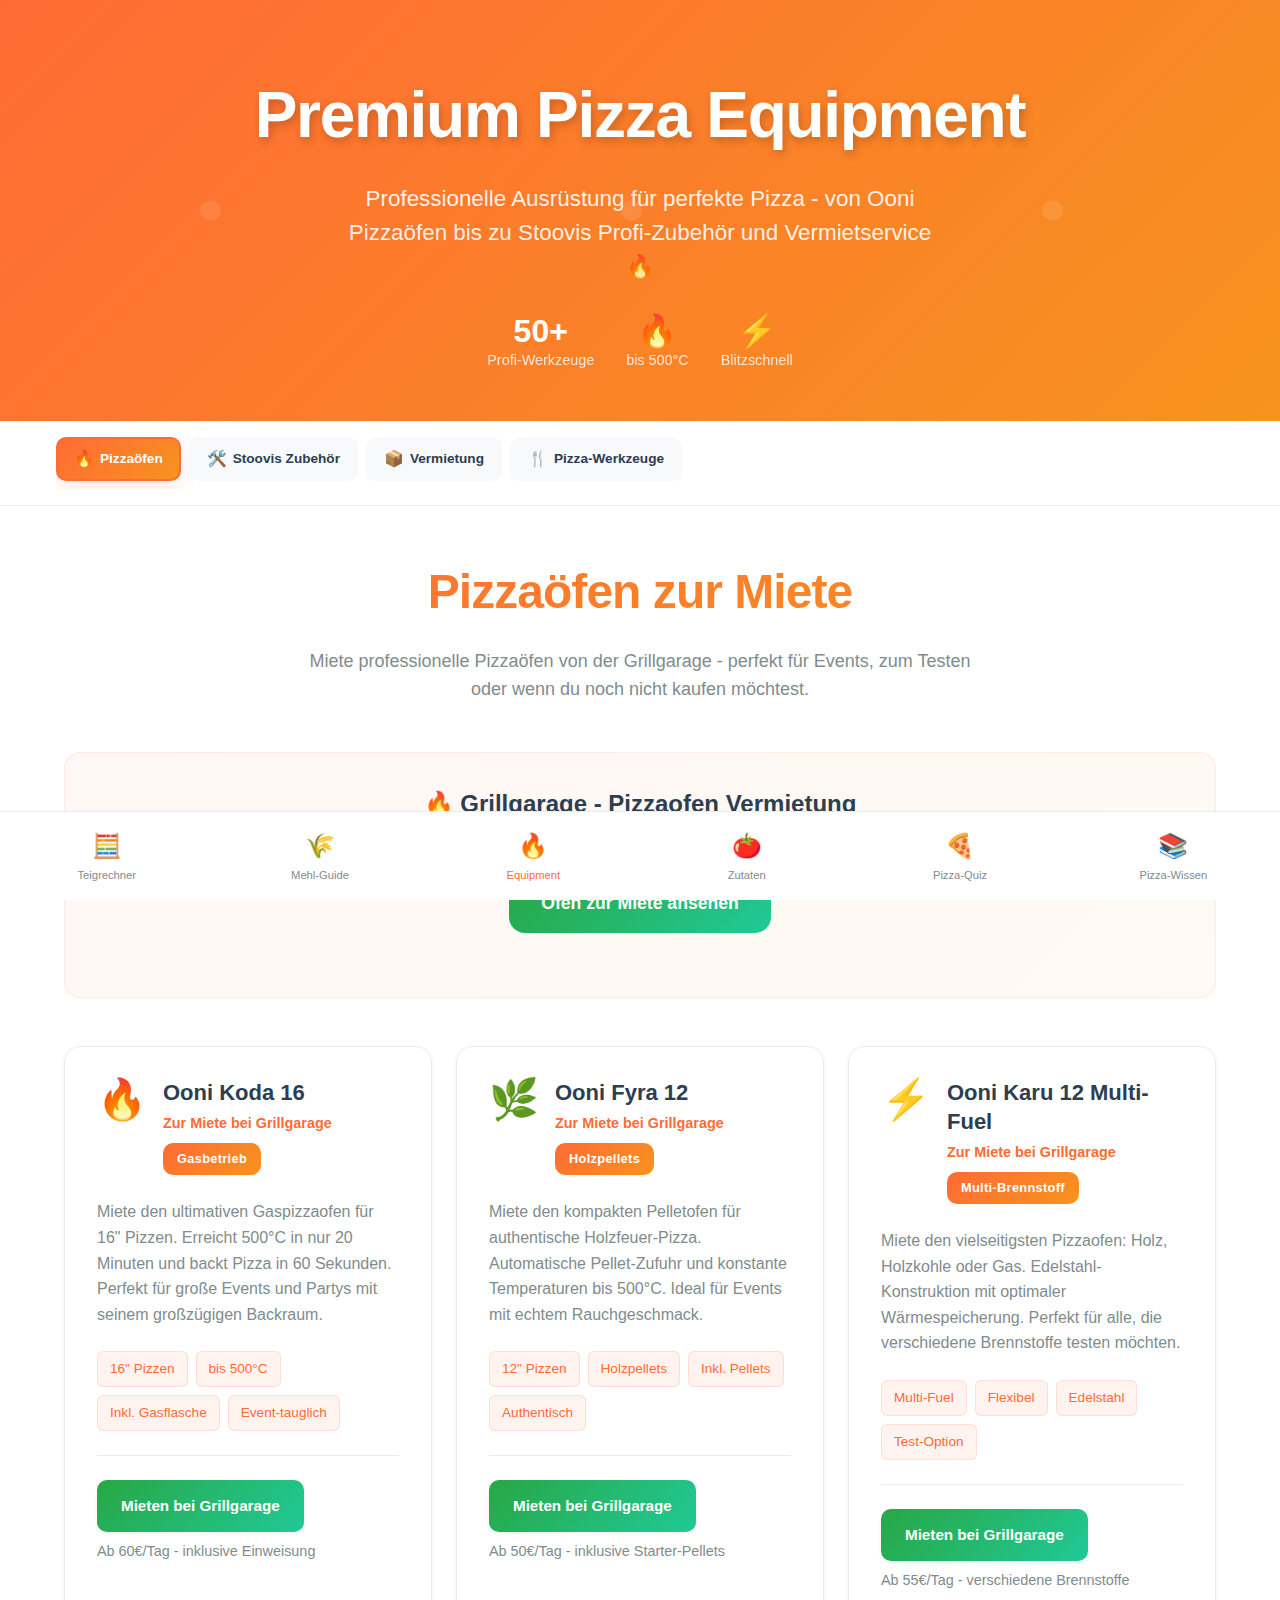
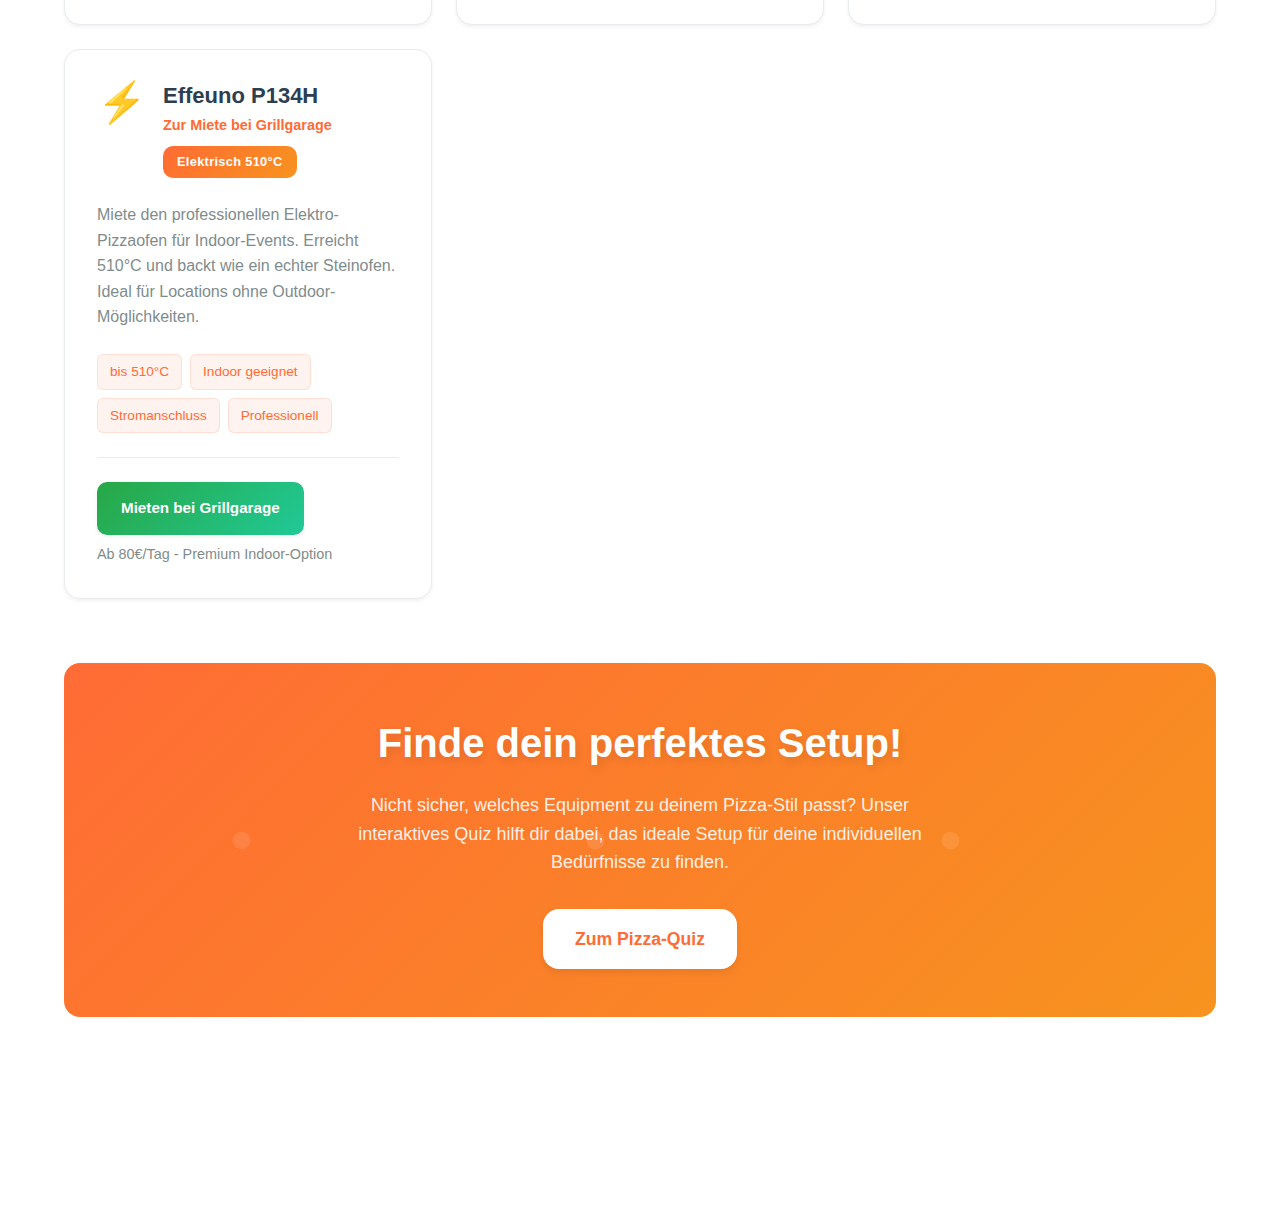
<file: equipment/index.html>
<!DOCTYPE html>
<html lang="de">
<head>
    <meta charset="UTF-8">
    <meta name="viewport" content="width=device-width, initial-scale=1.0">
    <title>Premium Pizza Equipment 🔥 | Salamico.de</title>
    <meta name="description" content="Entdecke professionelles Pizza-Equipment: Ooni Pizzaöfen, Stoovis Zubehör und Vermietservice. Von Pizzaschaufeln bis Holzbacköfen.">
    
    <!-- Preconnect for performance -->
    <link rel="preconnect" href="https://fonts.googleapis.com">
    <link rel="preconnect" href="https://fonts.gstatic.com" crossorigin>
    
    <!-- Google Analytics 4 -->
    <script async src="https://www.googletagmanager.com/gtag/js?id=GA_MEASUREMENT_ID"></script>
    <script>
        window.dataLayer = window.dataLayer || [];
        function gtag(){dataLayer.push(arguments);}
        gtag('js', new Date());
        gtag('config', 'GA_MEASUREMENT_ID');
    </script>
    
    <style>
        /* CSS Custom Properties - Salamico Design System */
        :root {
            --primary-orange: #ff6b35;
            --secondary-orange: #f7931e;
            --text-primary: #2c3e50;
            --text-secondary: #7f8c8d;
            --background-primary: #ffffff;
            --background-secondary: #f8f9fa;
            --surface: #ffffff;
            --border-light: #e9ecef;
            --shadow-sm: 0 2px 4px rgba(0,0,0,0.06);
            --shadow-md: 0 4px 6px rgba(0,0,0,0.07);
            --shadow-lg: 0 10px 15px rgba(0,0,0,0.1);
            --shadow-hover: 0 8px 25px rgba(255, 107, 53, 0.15);
            --radius-sm: 6px;
            --radius-md: 10px;
            --radius-lg: 16px;
            --gradient-primary: linear-gradient(135deg, var(--primary-orange) 0%, var(--secondary-orange) 100%);
            --gradient-subtle: linear-gradient(135deg, rgba(255, 107, 53, 0.05) 0%, rgba(247, 147, 30, 0.05) 100%);
            --font-family: 'Segoe UI', -apple-system, BlinkMacSystemFont, 'Roboto', 'Helvetica Neue', Arial, sans-serif;
            --transition: all 0.2s cubic-bezier(0.4, 0, 0.2, 1);
        }

        /* Dark mode support */
        @media (prefers-color-scheme: dark) {
            :root {
                --text-primary: #f8f9fa;
                --text-secondary: #adb5bd;
                --background-primary: #1a1d23;
                --background-secondary: #2d3748;
                --surface: #374151;
                --border-light: #4a5568;
                --shadow-sm: 0 2px 4px rgba(0,0,0,0.3);
                --shadow-md: 0 4px 6px rgba(0,0,0,0.4);
                --shadow-lg: 0 10px 15px rgba(0,0,0,0.5);
            }
        }

        /* Reset and base styles */
        * {
            margin: 0;
            padding: 0;
            box-sizing: border-box;
        }

        html {
            scroll-behavior: smooth;
        }

        body {
            font-family: var(--font-family);
            line-height: 1.6;
            color: var(--text-primary);
            background: var(--background-primary);
            -webkit-font-smoothing: antialiased;
            -moz-osx-font-smoothing: grayscale;
            padding-bottom: 80px;
        }

        /* Header - Salamico Style */
        .hero-section {
            background: var(--gradient-primary);
            padding: 4rem 0 3rem;
            text-align: center;
            position: relative;
            overflow: hidden;
        }

        .hero-section::before {
            content: '';
            position: absolute;
            top: 0;
            left: 0;
            right: 0;
            bottom: 0;
            background: url('data:image/svg+xml,<svg xmlns="http://www.w3.org/2000/svg" viewBox="0 0 60 60"><circle cx="30" cy="30" r="1.5" fill="white" opacity="0.1"/></svg>') repeat;
            animation: float 25s linear infinite;
        }

        @keyframes float {
            0% { transform: translate(0, 0); }
            100% { transform: translate(-60px, -60px); }
        }

        .hero-container {
            max-width: 1200px;
            margin: 0 auto;
            padding: 0 1.5rem;
            position: relative;
            z-index: 1;
        }

        .hero-title {
            font-size: clamp(2.5rem, 6vw, 4rem);
            font-weight: 800;
            color: white;
            margin-bottom: 1rem;
            text-shadow: 2px 4px 8px rgba(0,0,0,0.2);
            letter-spacing: -0.02em;
        }

        .hero-subtitle {
            font-size: clamp(1.1rem, 2.5vw, 1.4rem);
            color: rgba(255, 255, 255, 0.9);
            font-weight: 400;
            max-width: 600px;
            margin: 0 auto 2rem;
            line-height: 1.5;
        }

        .hero-stats {
            display: flex;
            justify-content: center;
            gap: 2rem;
            flex-wrap: wrap;
            margin-top: 2rem;
        }

        .stat-item {
            text-align: center;
            color: white;
        }

        .stat-number {
            display: block;
            font-size: 2rem;
            font-weight: 700;
            line-height: 1;
        }

        .stat-label {
            font-size: 0.9rem;
            opacity: 0.8;
            margin-top: 0.25rem;
        }

        /* Navigation - Kompakter */
        .filter-section {
            background: var(--surface);
            border-bottom: 1px solid var(--border-light);
            padding: 1rem 0;
            position: sticky;
            top: 0;
            z-index: 100;
            backdrop-filter: blur(12px);
            -webkit-backdrop-filter: blur(12px);
        }

        .filter-container {
            max-width: 1200px;
            margin: 0 auto;
            padding: 0 1rem;
        }

        .filter-tabs {
            display: flex;
            gap: 0.5rem;
            justify-content: flex-start;
            overflow-x: auto;
            padding-bottom: 0.5rem;
            scrollbar-width: none;
            -ms-overflow-style: none;
            scroll-behavior: smooth;
        }

        .filter-tabs::-webkit-scrollbar {
            display: none;
        }

        .filter-tab {
            background: var(--background-secondary);
            border: 2px solid transparent;
            padding: 0.625rem 1rem;
            border-radius: var(--radius-md);
            color: var(--text-primary);
            font-weight: 600;
            font-size: 0.85rem;
            cursor: pointer;
            transition: var(--transition);
            text-decoration: none;
            display: inline-flex;
            align-items: center;
            gap: 0.375rem;
            white-space: nowrap;
            flex-shrink: 0;
            min-height: 44px;
        }

        .filter-tab:hover {
            background: var(--gradient-subtle);
            border-color: var(--primary-orange);
            transform: translateY(-1px);
        }

        .filter-tab.active {
            background: var(--gradient-primary);
            color: white;
            border-color: var(--primary-orange);
            box-shadow: var(--shadow-hover);
        }

        .filter-tab-emoji {
            font-size: 1rem;
        }

        /* Main content */
        .main-content {
            max-width: 1200px;
            margin: 0 auto;
            padding: 3rem 1.5rem;
        }

        .category-section {
            margin-bottom: 4rem;
        }

        .category-intro {
            text-align: center;
            margin-bottom: 3rem;
        }

        .category-title {
            font-size: clamp(2rem, 4vw, 3rem);
            font-weight: 800;
            margin-bottom: 1rem;
            background: var(--gradient-primary);
            -webkit-background-clip: text;
            -webkit-text-fill-color: transparent;
            background-clip: text;
            letter-spacing: -0.02em;
        }

        .category-description {
            font-size: 1.125rem;
            color: var(--text-secondary);
            max-width: 700px;
            margin: 0 auto;
            line-height: 1.6;
        }

        /* Equipment Grid */
        .equipment-grid {
            display: grid;
            grid-template-columns: repeat(auto-fit, minmax(360px, 1fr));
            gap: 1.5rem;
            margin-bottom: 2rem;
        }

        .equipment-card {
            background: var(--surface);
            border: 1px solid var(--border-light);
            border-radius: var(--radius-lg);
            padding: 2rem;
            transition: var(--transition);
            position: relative;
            overflow: hidden;
            box-shadow: var(--shadow-sm);
        }

        .equipment-card::before {
            content: '';
            position: absolute;
            top: 0;
            left: 0;
            right: 0;
            height: 4px;
            background: var(--gradient-primary);
            transform: scaleX(0);
            transform-origin: left;
            transition: var(--transition);
        }

        .equipment-card:hover {
            transform: translateY(-4px);
            box-shadow: var(--shadow-hover);
            border-color: rgba(255, 107, 53, 0.2);
        }

        .equipment-card:hover::before {
            transform: scaleX(1);
        }

        .card-header {
            display: flex;
            align-items: flex-start;
            gap: 1rem;
            margin-bottom: 1.5rem;
        }

        .card-icon {
            font-size: 2.5rem;
            line-height: 1;
            flex-shrink: 0;
        }

        .card-title-group {
            flex: 1;
            min-width: 0;
        }

        .card-title {
            font-size: 1.375rem;
            font-weight: 700;
            margin-bottom: 0.25rem;
            color: var(--text-primary);
            line-height: 1.3;
        }

        .card-brand {
            color: var(--primary-orange);
            font-weight: 600;
            font-size: 0.9rem;
            margin-bottom: 0.5rem;
        }

        .card-badge {
            display: inline-block;
            background: var(--gradient-primary);
            color: white;
            padding: 0.375rem 0.875rem;
            border-radius: var(--radius-md);
            font-size: 0.8rem;
            font-weight: 600;
            letter-spacing: 0.025em;
        }

        .card-description {
            color: var(--text-secondary);
            font-size: 1rem;
            line-height: 1.6;
            margin-bottom: 1.5rem;
        }

        .card-specs {
            display: flex;
            flex-wrap: wrap;
            gap: 0.5rem;
            margin-bottom: 1.5rem;
        }

        .spec-badge {
            background: rgba(255, 107, 53, 0.08);
            color: var(--primary-orange);
            padding: 0.375rem 0.75rem;
            border-radius: var(--radius-sm);
            font-size: 0.85rem;
            font-weight: 500;
            border: 1px solid rgba(255, 107, 53, 0.15);
        }

        .card-action {
            margin-top: 1.5rem;
            padding-top: 1.5rem;
            border-top: 1px solid var(--border-light);
        }

        .shop-button {
            display: inline-block;
            background: var(--gradient-primary);
            color: white;
            padding: 0.875rem 1.5rem;
            border-radius: var(--radius-md);
            text-decoration: none;
            font-weight: 600;
            font-size: 0.95rem;
            transition: var(--transition);
            box-shadow: var(--shadow-sm);
        }

        .shop-button:hover {
            transform: translateY(-2px);
            box-shadow: var(--shadow-hover);
        }

        .shop-button.rental {
            background: linear-gradient(135deg, #28a745, #20c997);
        }

        .price-info {
            color: var(--text-secondary);
            font-size: 0.9rem;
            margin-top: 0.5rem;
        }

        /* Shop sections styling */
        .shop-section {
            background: var(--gradient-subtle);
            border-radius: var(--radius-lg);
            padding: 2rem;
            margin-bottom: 3rem;
            border: 1px solid rgba(255, 107, 53, 0.1);
        }

        .shop-header {
            text-align: center;
            margin-bottom: 2rem;
        }

        .shop-title {
            font-size: 1.5rem;
            font-weight: 700;
            color: var(--text-primary);
            margin-bottom: 0.5rem;
        }

        .shop-description {
            color: var(--text-secondary);
            font-size: 1rem;
        }

        .shop-link {
            display: inline-block;
            background: var(--gradient-primary);
            color: white;
            padding: 1rem 2rem;
            border-radius: var(--radius-lg);
            text-decoration: none;
            font-weight: 700;
            font-size: 1.1rem;
            margin-top: 1rem;
            transition: var(--transition);
        }

        .shop-link:hover {
            transform: translateY(-2px);
            box-shadow: var(--shadow-hover);
        }

        /* CTA Section */
        .cta-section {
            background: var(--gradient-primary);
            border-radius: var(--radius-lg);
            padding: 3rem 2rem;
            text-align: center;
            margin: 4rem 0;
            position: relative;
            overflow: hidden;
        }

        .cta-section::before {
            content: '';
            position: absolute;
            top: 0;
            left: 0;
            right: 0;
            bottom: 0;
            background: url('data:image/svg+xml,<svg xmlns="http://www.w3.org/2000/svg" viewBox="0 0 40 40"><circle cx="20" cy="20" r="1" fill="white" opacity="0.1"/></svg>') repeat;
            animation: float 20s linear infinite reverse;
        }

        .cta-content {
            position: relative;
            z-index: 1;
        }

        .cta-title {
            font-size: clamp(1.75rem, 4vw, 2.5rem);
            font-weight: 700;
            color: white;
            margin-bottom: 1rem;
            text-shadow: 2px 4px 8px rgba(0,0,0,0.1);
        }

        .cta-description {
            font-size: 1.125rem;
            color: rgba(255, 255, 255, 0.9);
            margin-bottom: 2rem;
            max-width: 600px;
            margin-left: auto;
            margin-right: auto;
            line-height: 1.6;
        }

        .cta-button {
            background: white;
            color: var(--primary-orange);
            padding: 1rem 2rem;
            border: none;
            border-radius: var(--radius-lg);
            font-weight: 700;
            font-size: 1.1rem;
            cursor: pointer;
            transition: var(--transition);
            text-decoration: none;
            display: inline-block;
            box-shadow: var(--shadow-md);
        }

        .cta-button:hover {
            transform: translateY(-2px);
            box-shadow: 0 8px 25px rgba(0,0,0,0.15);
            background: #f8f9fa;
        }

        /* Responsive Design - Mobile First */
        @media (max-width: 768px) {
            .hero-section {
                padding: 2rem 0 1.5rem;
            }

            .hero-stats {
                gap: 1rem;
            }

            .stat-number {
                font-size: 1.5rem;
            }

            .stat-label {
                font-size: 0.8rem;
            }

            .filter-section {
                padding: 0.75rem 0;
            }

            .filter-container {
                padding: 0 1rem;
            }

            .filter-tabs {
                justify-content: flex-start;
                gap: 0.375rem;
                padding-bottom: 0.25rem;
            }

            .filter-tab {
                flex-shrink: 0;
                padding: 0.5rem 0.875rem;
                font-size: 0.8rem;
                min-height: 40px;
                gap: 0.25rem;
            }

            .filter-tab-emoji {
                font-size: 0.9rem;
            }

            .main-content {
                padding: 2rem 1rem;
            }

            .category-intro {
                margin-bottom: 2rem;
            }

            .category-title {
                font-size: clamp(1.5rem, 6vw, 2rem);
            }

            .category-description {
                font-size: 1rem;
                padding: 0 0.5rem;
            }

            .equipment-grid {
                grid-template-columns: 1fr;
                gap: 1rem;
            }

            .equipment-card {
                padding: 1.25rem;
            }

            .card-header {
                flex-direction: column;
                text-align: center;
                gap: 0.75rem;
                margin-bottom: 1rem;
            }

            .card-title {
                font-size: 1.125rem;
            }

            .card-description {
                font-size: 0.9rem;
                line-height: 1.5;
            }

            .card-specs {
                gap: 0.375rem;
            }

            .spec-badge {
                font-size: 0.75rem;
                padding: 0.25rem 0.5rem;
            }

            .shop-button {
                font-size: 0.9rem;
                padding: 0.75rem 1.25rem;
            }

            .cta-section {
                padding: 2rem 1rem;
                margin: 2rem 0;
            }

            .shop-section {
                padding: 1.5rem 1rem;
                margin-bottom: 2rem;
            }

            .nav-text {
                font-size: 0.65rem;
            }

            .nav-icon {
                font-size: 1.3rem;
            }
        }

        @media (max-width: 480px) {
            .hero-section {
                padding: 1.5rem 0 1rem;
            }

            .hero-title {
                font-size: clamp(1.8rem, 8vw, 2.5rem);
            }

            .hero-subtitle {
                font-size: 1rem;
                padding: 0 1rem;
            }

            .filter-tab {
                padding: 0.4rem 0.75rem;
                font-size: 0.75rem;
                min-height: 36px;
            }

            .main-content {
                padding: 1.5rem 0.75rem;
            }

            .equipment-card {
                padding: 1rem;
            }

            .card-title {
                font-size: 1rem;
            }

            .card-description {
                font-size: 0.85rem;
            }

            .card-specs {
                flex-direction: column;
                align-items: flex-start;
            }

            .spec-badge {
                font-size: 0.7rem;
            }

            .cta-section {
                padding: 1.5rem 0.75rem;
            }

            .shop-section {
                padding: 1.25rem 0.75rem;
            }

            .nav-text {
                font-size: 0.6rem;
            }

            .nav-icon {
                font-size: 1.2rem;
            }
        }

        /* Touch-friendly improvements */
        @media (hover: none) and (pointer: coarse) {
            .filter-tab {
                min-height: 48px;
                padding: 0.75rem 1rem;
            }

            .shop-button {
                min-height: 48px;
                padding: 0.875rem 1.5rem;
            }

            .nav-item {
                padding: 8px 4px;
                min-height: 60px;
            }
        }

        /* Animation */
        .equipment-card {
            animation: slideUp 0.6s ease-out;
            animation-fill-mode: both;
        }

        .equipment-card:nth-child(1) { animation-delay: 0.1s; }
        .equipment-card:nth-child(2) { animation-delay: 0.2s; }
        .equipment-card:nth-child(3) { animation-delay: 0.3s; }
        .equipment-card:nth-child(4) { animation-delay: 0.4s; }

        @keyframes slideUp {
            from {
                opacity: 0;
                transform: translateY(30px);
            }
            to {
                opacity: 1;
                transform: translateY(0);
            }
        }

        /* Bottom Navigation */
        .bottom-nav {
            position: fixed;
            bottom: 0;
            left: 0;
            right: 0;
            background: var(--surface);
            border-top: 1px solid var(--border-light);
            display: flex;
            justify-content: space-around;
            padding: 10px 0 calc(10px + env(safe-area-inset-bottom));
            z-index: 100;
        }

        .nav-item {
            display: flex;
            flex-direction: column;
            align-items: center;
            text-decoration: none;
            color: var(--text-secondary);
            transition: var(--transition);
            padding: 5px;
            min-width: 0;
            flex: 1;
        }

        .nav-item:hover {
            color: var(--primary-orange);
        }

        .nav-item.active {
            color: var(--primary-orange);
        }

        .nav-icon {
            font-size: 1.5rem;
            margin-bottom: 2px;
        }

        .nav-text {
            font-size: 0.7rem;
            font-weight: 500;
            white-space: nowrap;
            overflow: hidden;
            text-overflow: ellipsis;
            max-width: 100%;
        }
    </style>
</head>
<body>
    <!-- Hero Section -->
    <header class="hero-section">
        <div class="hero-container">
            <h1 class="hero-title">Premium Pizza Equipment</h1>
            <p class="hero-subtitle">
                Professionelle Ausrüstung für perfekte Pizza - von Ooni Pizzaöfen 
                bis zu Stoovis Profi-Zubehör und Vermietservice 🔥
            </p>
            <div class="hero-stats">
                <div class="stat-item">
                    <span class="stat-number">50+</span>
                    <span class="stat-label">Profi-Werkzeuge</span>
                </div>
                <div class="stat-item">
                    <span class="stat-number">🔥</span>
                    <span class="stat-label">bis 500°C</span>
                </div>
                <div class="stat-item">
                    <span class="stat-number">⚡</span>
                    <span class="stat-label">Blitzschnell</span>
                </div>
            </div>
        </div>
    </header>

    <!-- Filter Navigation -->
    <nav class="filter-section" role="navigation" aria-label="Equipment-Kategorien">
        <div class="filter-container">
            <div class="filter-tabs">
                <button class="filter-tab active" data-category="oefen">
                    <span class="filter-tab-emoji">🔥</span>
                    Pizzaöfen
                </button>
                <button class="filter-tab" data-category="zubehoer">
                    <span class="filter-tab-emoji">🛠️</span>
                    Stoovis Zubehör
                </button>
                <button class="filter-tab" data-category="vermietung">
                    <span class="filter-tab-emoji">📦</span>
                    Vermietung
                </button>
                <button class="filter-tab" data-category="werkzeuge">
                    <span class="filter-tab-emoji">🍴</span>
                    Pizza-Werkzeuge
                </button>
            </div>
        </div>
    </nav>

    <!-- Main Content -->
    <main class="main-content">
        <!-- Vermietung Section - Pizzaöfen -->
        <section class="category-section" id="oefen" role="region" aria-labelledby="oefen-title">
            <div class="category-intro">
                <h2 class="category-title" id="oefen-title">Pizzaöfen zur Miete</h2>
                <p class="category-description">
                    Miete professionelle Pizzaöfen von der Grillgarage - perfekt für Events, 
                    zum Testen oder wenn du noch nicht kaufen möchtest.
                </p>
            </div>

            <div class="shop-section">
                <div class="shop-header">
                    <h3 class="shop-title">🔥 Grillgarage - Pizzaofen Vermietung</h3>
                    <p class="shop-description">Hochwertige Pizzaöfen mieten statt kaufen - mit vollem Service</p>
                    <a href="https://www.grillgarage.cloud/shop" target="_blank" class="shop-link" style="background: linear-gradient(135deg, #28a745, #20c997);">
                        Öfen zur Miete ansehen
                    </a>
                </div>
            </div>

            <div class="equipment-grid">
                <!-- Ooni Koda 16 zur Miete -->
                <article class="equipment-card">
                    <div class="card-header">
                        <span class="card-icon">🔥</span>
                        <div class="card-title-group">
                            <h3 class="card-title">Ooni Koda 16</h3>
                            <p class="card-brand">Zur Miete bei Grillgarage</p>
                            <span class="card-badge">Gasbetrieb</span>
                        </div>
                    </div>
                    <p class="card-description">
                        Miete den ultimativen Gaspizzaofen für 16" Pizzen. Erreicht 500°C in nur 20 Minuten 
                        und backt Pizza in 60 Sekunden. Perfekt für große Events und Partys 
                        mit seinem großzügigen Backraum.
                    </p>
                    <div class="card-specs">
                        <span class="spec-badge">16" Pizzen</span>
                        <span class="spec-badge">bis 500°C</span>
                        <span class="spec-badge">Inkl. Gasflasche</span>
                        <span class="spec-badge">Event-tauglich</span>
                    </div>
                    <div class="card-action">
                        <a href="https://www.grillgarage.cloud/shop" target="_blank" class="shop-button rental">
                            Mieten bei Grillgarage
                        </a>
                        <p class="price-info">Ab 60€/Tag - inklusive Einweisung</p>
                    </div>
                </article>

                <!-- Ooni Fyra 12 zur Miete -->
                <article class="equipment-card">
                    <div class="card-header">
                        <span class="card-icon">🌿</span>
                        <div class="card-title-group">
                            <h3 class="card-title">Ooni Fyra 12</h3>
                            <p class="card-brand">Zur Miete bei Grillgarage</p>
                            <span class="card-badge">Holzpellets</span>
                        </div>
                    </div>
                    <p class="card-description">
                        Miete den kompakten Pelletofen für authentische Holzfeuer-Pizza. 
                        Automatische Pellet-Zufuhr und konstante Temperaturen bis 500°C. 
                        Ideal für Events mit echtem Rauchgeschmack.
                    </p>
                    <div class="card-specs">
                        <span class="spec-badge">12" Pizzen</span>
                        <span class="spec-badge">Holzpellets</span>
                        <span class="spec-badge">Inkl. Pellets</span>
                        <span class="spec-badge">Authentisch</span>
                    </div>
                    <div class="card-action">
                        <a href="https://www.grillgarage.cloud/shop" target="_blank" class="shop-button rental">
                            Mieten bei Grillgarage
                        </a>
                        <p class="price-info">Ab 50€/Tag - inklusive Starter-Pellets</p>
                    </div>
                </article>

                <!-- Ooni Karu 12 zur Miete -->
                <article class="equipment-card">
                    <div class="card-header">
                        <span class="card-icon">⚡</span>
                        <div class="card-title-group">
                            <h3 class="card-title">Ooni Karu 12 Multi-Fuel</h3>
                            <p class="card-brand">Zur Miete bei Grillgarage</p>
                            <span class="card-badge">Multi-Brennstoff</span>
                        </div>
                    </div>
                    <p class="card-description">
                        Miete den vielseitigsten Pizzaofen: Holz, Holzkohle oder Gas. 
                        Edelstahl-Konstruktion mit optimaler Wärmespeicherung. 
                        Perfekt für alle, die verschiedene Brennstoffe testen möchten.
                    </p>
                    <div class="card-specs">
                        <span class="spec-badge">Multi-Fuel</span>
                        <span class="spec-badge">Flexibel</span>
                        <span class="spec-badge">Edelstahl</span>
                        <span class="spec-badge">Test-Option</span>
                    </div>
                    <div class="card-action">
                        <a href="https://www.grillgarage.cloud/shop" target="_blank" class="shop-button rental">
                            Mieten bei Grillgarage
                        </a>
                        <p class="price-info">Ab 55€/Tag - verschiedene Brennstoffe</p>
                    </div>
                </article>

                <!-- Effeuno P134H zur Miete -->
                <article class="equipment-card">
                    <div class="card-header">
                        <span class="card-icon">⚡</span>
                        <div class="card-title-group">
                            <h3 class="card-title">Effeuno P134H</h3>
                            <p class="card-brand">Zur Miete bei Grillgarage</p>
                            <span class="card-badge">Elektrisch 510°C</span>
                        </div>
                    </div>
                    <p class="card-description">
                        Miete den professionellen Elektro-Pizzaofen für Indoor-Events. 
                        Erreicht 510°C und backt wie ein echter Steinofen. 
                        Ideal für Locations ohne Outdoor-Möglichkeiten.
                    </p>
                    <div class="card-specs">
                        <span class="spec-badge">bis 510°C</span>
                        <span class="spec-badge">Indoor geeignet</span>
                        <span class="spec-badge">Stromanschluss</span>
                        <span class="spec-badge">Professionell</span>
                    </div>
                    <div class="card-action">
                        <a href="https://www.grillgarage.cloud/shop" target="_blank" class="shop-button rental">
                            Mieten bei Grillgarage
                        </a>
                        <p class="price-info">Ab 80€/Tag - Premium Indoor-Option</p>
                    </div>
                </article>
            </div>
        </section>

        <!-- Stoovis Zubehör Section -->
        <section class="category-section" id="zubehoer" role="region" aria-labelledby="zubehoer-title">
            <div class="category-intro">
                <h2 class="category-title" id="zubehoer-title">Stoovis Profi-Zubehör</h2>
                <p class="category-description">
                    Professionelles Zubehör von Stoovis für perfekte Pizza-Ergebnisse. 
                    Von Hitzeschilden bis zu Crustmaker-Systemen - alles für den Profi-Pizzaiolo.
                </p>
            </div>

            <div class="shop-section">
                <div class="shop-header">
                    <h3 class="shop-title">🛠️ Stoovis Shop</h3>
                    <p class="shop-description">Entdecke das komplette Sortiment an professionellem Pizza-Zubehör</p>
                    <a href="https://www.stoovis.de/shop" target="_blank" class="shop-link">
                        Zum Stoovis Shop
                    </a>
                </div>
            </div>

            <div class="equipment-grid">
                <!-- Hitzeschild & Verlängerung -->
                <article class="equipment-card">
                    <div class="card-header">
                        <span class="card-icon">🛡️</span>
                        <div class="card-title-group">
                            <h3 class="card-title">Hitzeschild & Verlängerung</h3>
                            <p class="card-brand">Stoovis</p>
                            <span class="card-badge">Schutz-System</span>
                        </div>
                    </div>
                    <p class="card-description">
                        Professioneller Hitzeschutz für sichere Pizza-Zubereitung. 
                        Schützt vor Verbrennungen und ermöglicht längeres Arbeiten am heißen Ofen. 
                        Inklusive Verlängerungssystem für optimale Reichweite.
                    </p>
                    <div class="card-specs">
                        <span class="spec-badge">Hitzeschutz</span>
                        <span class="spec-badge">Verlängerbar</span>
                        <span class="spec-badge">Profi-Qualität</span>
                        <span class="spec-badge">Sicherheit</span>
                    </div>
                    <div class="card-action">
                        <a href="https://www.stoovis.de/hitzeschild-und-verlaengerung" target="_blank" class="shop-button">
                            Details & Kaufen
                        </a>
                    </div>
                </article>

                <!-- Crustmaker -->
                <article class="equipment-card">
                    <div class="card-header">
                        <span class="card-icon">🥖</span>
                        <div class="card-title-group">
                            <h3 class="card-title">Crustmaker</h3>
                            <p class="card-brand">Stoovis</p>
                            <span class="card-badge">Kruste-Perfection</span>
                        </div>
                    </div>
                    <p class="card-description">
                        Revolutionäres System für die perfekte Pizza-Kruste. 
                        Erzeugt gleichmäßige Bräunung und optimale Textur durch 
                        kontrollierte Hitzeverteilung. Das Geheimnis perfekter Krusten.
                    </p>
                    <div class="card-specs">
                        <span class="spec-badge">Perfekte Kruste</span>
                        <span class="spec-badge">Gleichmäßige Bräunung</span>
                        <span class="spec-badge">Innovation</span>
                        <span class="spec-badge">Profi-Ergebnis</span>
                    </div>
                    <div class="card-action">
                        <a href="https://www.stoovis.de/crustmaker" target="_blank" class="shop-button">
                            Details & Kaufen
                        </a>
                    </div>
                </article>

                <!-- Flammenschutz -->
                <article class="equipment-card">
                    <div class="card-header">
                        <span class="card-icon">🔥</span>
                        <div class="card-title-group">
                            <h3 class="card-title">Flammenschutz</h3>
                            <p class="card-brand">Stoovis</p>
                            <span class="card-badge">Sicherheits-System</span>
                        </div>
                    </div>
                    <p class="card-description">
                        Fortschrittliches Flammenschutz-System für sicheres Arbeiten mit Holzfeuern. 
                        Kontrolliert die Flammen und verhindert Überhitzung. 
                        Unverzichtbar für professionelle Pizza-Zubereitung.
                    </p>
                    <div class="card-specs">
                        <span class="spec-badge">Flammenkontrolle</span>
                        <span class="spec-badge">Überhitzungsschutz</span>
                        <span class="spec-badge">Sicherheit</span>
                        <span class="spec-badge">Holzfeuer-optimiert</span>
                    </div>
                    <div class="card-action">
                        <a href="https://www.stoovis.de/flammenschutz" target="_blank" class="shop-button">
                            Details & Kaufen
                        </a>
                    </div>
                </article>

                <!-- Grillkit -->
                <article class="equipment-card">
                    <div class="card-header">
                        <span class="card-icon">🍖</span>
                        <div class="card-title-group">
                            <h3 class="card-title">Grillkit</h3>
                            <p class="card-brand">Stoovis</p>
                            <span class="card-badge">Multifunktion</span>
                        </div>
                    </div>
                    <p class="card-description">
                        Komplettes Grillkit für vielseitige Nutzung Ihres Pizzaofens. 
                        Verwandelt den Pizzaofen in einen Hochleistungsgrill. 
                        Perfekt für Fleisch, Gemüse und mehr bei hohen Temperaturen.
                    </p>
                    <div class="card-specs">
                        <span class="spec-badge">Multifunktional</span>
                        <span class="spec-badge">Hohe Temperaturen</span>
                        <span class="spec-badge">Vielseitig</span>
                        <span class="spec-badge">Komplettset</span>
                    </div>
                    <div class="card-action">
                        <a href="https://www.stoovis.de/grillkit" target="_blank" class="shop-button">
                            Details & Kaufen
                        </a>
                    </div>
                </article>
            </div>
        </section>

        <!-- Vermietung Section -->
        <section class="category-section" id="vermietung" role="region" aria-labelledby="vermietung-title">
            <div class="category-intro">
                <h2 class="category-title" id="vermietung-title">Equipment-Vermietung</h2>
                <p class="category-description">
                    Miete professionelles Pizza-Equipment für Events, Parties oder zum Testen. 
                    Grillgarage bietet hochwertige Geräte zur flexiblen Miete.
                </p>
            </div>

            <div class="shop-section">
                <div class="shop-header">
                    <h3 class="shop-title">📦 Grillgarage Vermietung</h3>
                    <p class="shop-description">Professionelles Equipment mieten statt kaufen - perfekt für Events und zum Ausprobieren</p>
                    <a href="https://www.grillgarage.cloud/shop" target="_blank" class="shop-link" style="background: linear-gradient(135deg, #28a745, #20c997);">
                        Zum Vermietservice
                    </a>
                </div>
            </div>

            <div class="equipment-grid">
                <!-- Ooni Vermietung -->
                <article class="equipment-card">
                    <div class="card-header">
                        <span class="card-icon">📦</span>
                        <div class="card-title-group">
                            <h3 class="card-title">Ooni Pizzaofen Miete</h3>
                            <p class="card-brand">Grillgarage</p>
                            <span class="card-badge">Vermietung</span>
                        </div>
                    </div>
                    <p class="card-description">
                        Miete verschiedene Ooni-Modelle für dein Event oder zum Testen vor dem Kauf. 
                        Inklusive Einweisung und allen notwendigen Zubehörteilen. 
                        Perfekt für Hochzeiten, Geburtstage oder Firmenevents.
                    </p>
                    <div class="card-specs">
                        <span class="spec-badge">Verschiedene Modelle</span>
                        <span class="spec-badge">Inkl. Zubehör</span>
                        <span class="spec-badge">Einweisung</span>
                        <span class="spec-badge">Events</span>
                    </div>
                    <div class="card-action">
                        <a href="https://www.grillgarage.cloud/shop" target="_blank" class="shop-button rental">
                            Mieten anfragen
                        </a>
                        <p class="price-info">Ab 50€/Tag - verschiedene Pakete verfügbar</p>
                    </div>
                </article>

                <!-- Effeuno Vermietung -->
                <article class="equipment-card">
                    <div class="card-header">
                        <span class="card-icon">⚡</span>
                        <div class="card-title-group">
                            <h3 class="card-title">Effeuno Elektro-Ofen Miete</h3>
                            <p class="card-brand">Grillgarage</p>
                            <span class="card-badge">Elektro-Profi</span>
                        </div>
                    </div>
                    <p class="card-description">
                        Profi-Elektro-Pizzaofen zur Miete für Indoor-Events. 
                        510°C Betriebstemperatur ohne Gas oder Holz. 
                        Ideal für Locations ohne Outdoor-Möglichkeiten.
                    </p>
                    <div class="card-specs">
                        <span class="spec-badge">Indoor geeignet</span>
                        <span class="spec-badge">bis 510°C</span>
                        <span class="spec-badge">Stromanschluss</span>
                        <span class="spec-badge">Professionell</span>
                    </div>
                    <div class="card-action">
                        <a href="https://www.grillgarage.cloud/shop" target="_blank" class="shop-button rental">
                            Mieten anfragen
                        </a>
                        <p class="price-info">Premium-Option für Indoor-Events</p>
                    </div>
                </article>

                <!-- Komplett-Paket -->
                <article class="equipment-card">
                    <div class="card-header">
                        <span class="card-icon">🎉</span>
                        <div class="card-title-group">
                            <h3 class="card-title">Pizza-Party Komplett-Paket</h3>
                            <p class="card-brand">Grillgarage</p>
                            <span class="card-badge">All-Inclusive</span>
                        </div>
                    </div>
                    <p class="card-description">
                        Komplettes Pizza-Party-Paket mit Ofen, Zubehör, Teig und Zutaten. 
                        Alles was du brauchst für die perfekte Pizza-Party. 
                        Optional mit Pizza-Chef vor Ort.
                    </p>
                    <div class="card-specs">
                        <span class="spec-badge">All-Inclusive</span>
                        <span class="spec-badge">Teig & Zutaten</span>
                        <span class="spec-badge">Optional: Chef</span>
                        <span class="spec-badge">Party-Ready</span>
                    </div>
                    <div class="card-action">
                        <a href="https://www.grillgarage.cloud/shop" target="_blank" class="shop-button rental">
                            Paket anfragen
                        </a>
                        <p class="price-info">Perfekt für unvergessliche Events</p>
                    </div>
                </article>

                <!-- Testen vor Kauf -->
                <article class="equipment-card">
                    <div class="card-header">
                        <span class="card-icon">🧪</span>
                        <div class="card-title-group">
                            <h3 class="card-title">"Try before you buy"</h3>
                            <p class="card-brand">Grillgarage</p>
                            <span class="card-badge">Test-Miete</span>
                        </div>
                    </div>
                    <p class="card-description">
                        Teste deinen Wunsch-Pizzaofen ausgiebig, bevor du dich zum Kauf entscheidest. 
                        Miete wird bei späterem Kauf angerechnet. 
                        Ohne Risiko das perfekte Gerät finden.
                    </p>
                    <div class="card-specs">
                        <span class="spec-badge">Risikofrei testen</span>
                        <span class="spec-badge">Anrechnung beim Kauf</span>
                        <span class="spec-badge">Beratung</span>
                        <span class="spec-badge">Flexible Laufzeit</span>
                    </div>
                    <div class="card-action">
                        <a href="https://www.grillgarage.cloud/shop" target="_blank" class="shop-button rental">
                            Test-Miete anfragen
                        </a>
                        <p class="price-info">Smart einkaufen - erst testen, dann kaufen</p>
                    </div>
                </article>
            </div>
        </section>

        <!-- Pizza-Werkzeuge Section -->
        <section class="category-section" id="werkzeuge" role="region" aria-labelledby="werkzeuge-title">
            <div class="category-intro">
                <h2 class="category-title" id="werkzeuge-title">Pizza-Werkzeuge</h2>
                <p class="category-description">
                    Professionelle Werkzeuge für die perfekte Pizza-Zubereitung. 
                    Von Pizzaschaufeln bis zu Teigraspeln - alles für den Profi-Pizzaiolo.
                </p>
            </div>

            <div class="equipment-grid">
                <!-- Pizzaschaufel Aluminium -->
                <article class="equipment-card">
                    <div class="card-header">
                        <span class="card-icon">🍴</span>
                        <div class="card-title-group">
                            <h3 class="card-title">Profi Pizzaschaufel Aluminium</h3>
                            <p class="card-brand">Stoovis</p>
                            <span class="card-badge">Ultra-leicht</span>
                        </div>
                    </div>
                    <p class="card-description">
                        Ultraleichte Aluminium-Pizzaschaufel für müheloses Handling. 
                        Perforiert für weniger Mehl-Anhaftung und perfekte Ergebnisse. 
                        Professionelle Qualität für Heimköche und Gastronomen.
                    </p>
                    <div class="card-specs">
                        <span class="spec-badge">Aluminium</span>
                        <span class="spec-badge">Perforiert</span>
                        <span class="spec-badge">Ultra-leicht</span>
                        <span class="spec-badge">Profi-Qualität</span>
                    </div>
                    <div class="card-action">
                        <a href="https://www.stoovis.de/zubehoer" target="_blank" class="shop-button">
                            Bei Stoovis kaufen
                        </a>
                    </div>
                </article>

                <!-- Pizzastein -->
                <article class="equipment-card">
                    <div class="card-header">
                        <span class="card-icon">🪨</span>
                        <div class="card-title-group">
                            <h3 class="card-title">Schamotte Pizzastein</h3>
                            <p class="card-brand">Premium</p>
                            <span class="card-badge">Wärmespeicher</span>
                        </div>
                    </div>
                    <p class="card-description">
                        Hochwertiger Schamotte-Pizzastein für gleichmäßige Wärmeverteilung. 
                        Speichert Hitze optimal und sorgt für knusprige Böden. 
                        Geeignet für Backofen, Grill und Pizzaofen.
                    </p>
                    <div class="card-specs">
                        <span class="spec-badge">Schamotte</span>
                        <span class="spec-badge">Wärmespeicherung</span>
                        <span class="spec-badge">Vielseitig</span>
                        <span class="spec-badge">Knuspriger Boden</span>
                    </div>
                    <div class="card-action">
                        <a href="https://www.stoovis.de/zubehoer" target="_blank" class="shop-button">
                            Bei Stoovis kaufen
                        </a>
                    </div>
                </article>

                <!-- Teigraspel -->
                <article class="equipment-card">
                    <div class="card-header">
                        <span class="card-icon">⚖️</span>
                        <div class="card-title-group">
                            <h3 class="card-title">Profi Teigraspel</h3>
                            <p class="card-brand">Stoovis</p>
                            <span class="card-badge">Präzision</span>
                        </div>
                    </div>
                    <p class="card-description">
                        Professionelle Teigraspel für gleichmäßige Teigportionen. 
                        Edelstahl-Konstruktion mit scharfen Klingen für saubere Schnitte. 
                        Unverzichtbar für konsistente Pizza-Größen.
                    </p>
                    <div class="card-specs">
                        <span class="spec-badge">Edelstahl</span>
                        <span class="spec-badge">Scharfe Klingen</span>
                        <span class="spec-badge">Gleichmäßige Portionen</span>
                        <span class="spec-badge">Präzise</span>
                    </div>
                    <div class="card-action">
                        <a href="https://www.stoovis.de/zubehoer" target="_blank" class="shop-button">
                            Bei Stoovis kaufen
                        </a>
                    </div>
                </article>

                <!-- Infrarot-Thermometer -->
                <article class="equipment-card">
                    <div class="card-header">
                        <span class="card-icon">🌡️</span>
                        <div class="card-title-group">
                            <h3 class="card-title">Infrarot-Thermometer</h3>
                            <p class="card-brand">Digital</p>
                            <span class="card-badge">Kontaktlos</span>
                        </div>
                    </div>
                    <p class="card-description">
                        Professionelles Infrarot-Thermometer für präzise Temperaturmessung. 
                        Misst Ofenboden-Temperatur kontaktlos bis 500°C. 
                        Essential für perfekte Pizza-Timing.
                    </p>
                    <div class="card-specs">
                        <span class="spec-badge">bis 500°C</span>
                        <span class="spec-badge">Kontaktlos</span>
                        <span class="spec-badge">Digital Display</span>
                        <span class="spec-badge">Präzise</span>
                    </div>
                    <div class="card-action">
                        <a href="https://www.stoovis.de/zubehoer" target="_blank" class="shop-button">
                            Bei Stoovis kaufen
                        </a>
                    </div>
                </article>
            </div>
        </section>

        <!-- CTA Section -->
        <section class="cta-section">
            <div class="cta-content">
                <h2 class="cta-title">Finde dein perfektes Setup!</h2>
                <p class="cta-description">
                    Nicht sicher, welches Equipment zu deinem Pizza-Stil passt? 
                    Unser interaktives Quiz hilft dir dabei, das ideale Setup 
                    für deine individuellen Bedürfnisse zu finden.
                </p>
                <a href="/tools/quiz/" class="cta-button">
                    Zum Pizza-Quiz
                </a>
            </div>
        </section>
    </main>

    <!-- Bottom Navigation -->
    <nav class="bottom-nav">        
        <a href="../teigrechner/" class="nav-item" data-track="nav_teigrechner">
            <div class="nav-icon">🧮</div>
            <div class="nav-text">Teigrechner</div>
        </a>
        
        <a href="../mehl-guide/" class="nav-item" data-track="nav_mehl_guide">
            <div class="nav-icon">🌾</div>
            <div class="nav-text">Mehl-Guide</div>
        </a>
        
        <a href="#" class="nav-item active" data-track="nav_equipment">
            <div class="nav-icon">🔥</div>
            <div class="nav-text">Equipment</div>
        </a>
        
        <a href="../zutaten/" class="nav-item" data-track="nav_zutaten">
            <div class="nav-icon">🍅</div>
            <div class="nav-text">Zutaten</div>
        </a>
        
        <a href="../quiz/" class="nav-item" data-track="nav_pizza_quiz">
            <div class="nav-icon">🍕</div>
            <div class="nav-text">Pizza-Quiz</div>
        </a>
        
        <a href="../wissen/" class="nav-item" data-track="nav_pizza_wissen">
            <div class="nav-icon">📚</div>
            <div class="nav-text">Pizza-Wissen</div>
        </a>
    </nav>

    <!-- JavaScript -->
    <script>
        // Navigation functionality
        document.addEventListener('DOMContentLoaded', function() {
            const filterTabs = document.querySelectorAll('.filter-tab');
            const sections = document.querySelectorAll('.category-section');

            // Handle tab clicks
            filterTabs.forEach(tab => {
                tab.addEventListener('click', function(e) {
                    e.preventDefault();
                    
                    // Remove active class from all tabs
                    filterTabs.forEach(t => t.classList.remove('active'));
                    
                    // Add active class to clicked tab
                    this.classList.add('active');
                    
                    // Get target category
                    const targetCategory = this.dataset.category;
                    
                    // Show/hide sections
                    sections.forEach(section => {
                        if (section.id === targetCategory) {
                            section.style.display = 'block';
                            // Trigger animation
                            const cards = section.querySelectorAll('.equipment-card');
                            cards.forEach((card, index) => {
                                card.style.animationDelay = `${index * 0.1}s`;
                                card.classList.add('animate');
                            });
                        } else {
                            section.style.display = 'none';
                        }
                    });

                    // Smooth scroll to content
                    document.querySelector('.main-content').scrollIntoView({
                        behavior: 'smooth'
                    });
                });
            });

            // Show only first section initially
            sections.forEach((section, index) => {
                if (index !== 0) {
                    section.style.display = 'none';
                }
            });

            // Intersection Observer for animations
            const observerOptions = {
                threshold: 0.1,
                rootMargin: '0px 0px -50px 0px'
            };

            const observer = new IntersectionObserver((entries) => {
                entries.forEach(entry => {
                    if (entry.isIntersecting) {
                        entry.target.classList.add('animate');
                    }
                });
            }, observerOptions);

            // Observe all equipment cards
            const cards = document.querySelectorAll('.equipment-card');
            cards.forEach(card => {
                observer.observe(card);
            });

            // Analytics tracking
            if (typeof gtag !== 'undefined') {
                filterTabs.forEach(tab => {
                    tab.addEventListener('click', function() {
                        gtag('event', 'filter_click', {
                            'event_category': 'equipment',
                            'event_label': this.dataset.category
                        });
                    });
                });

                // Track shop button clicks
                document.querySelectorAll('.shop-button').forEach(button => {
                    button.addEventListener('click', function() {
                        gtag('event', 'shop_click', {
                            'event_category': 'equipment',
                            'event_label': this.href.includes('stoovis') ? 'stoovis' : 'grillgarage'
                        });
                    });
                });

                // Track CTA button clicks
                const ctaButton = document.querySelector('.cta-button');
                if (ctaButton) {
                    ctaButton.addEventListener('click', function() {
                        gtag('event', 'cta_click', {
                            'event_category': 'equipment',
                            'event_label': 'quiz_redirect'
                        });
                    });
                }
            }

            // External link handling
            document.querySelectorAll('a[href^="http"]').forEach(link => {
                if (!link.getAttribute('target')) {
                    link.setAttribute('target', '_blank');
                    link.setAttribute('rel', 'noopener noreferrer');
                }
            });
        });

        // Performance optimization: Lazy loading for images
        if ('IntersectionObserver' in window) {
            const imageObserver = new IntersectionObserver((entries, observer) => {
                entries.forEach(entry => {
                    if (entry.isIntersecting) {
                        const img = entry.target;
                        img.src = img.dataset.src;
                        img.classList.remove('lazy');
                        observer.unobserve(img);
                    }
                });
            });

            document.querySelectorAll('img[data-src]').forEach(img => {
                imageObserver.observe(img);
            });
        }

        // Error handling
        window.addEventListener('error', function(e) {
            console.error('JavaScript error:', e.error);
            if (typeof gtag !== 'undefined') {
                gtag('event', 'exception', {
                    'description': e.error.message,
                    'fatal': false
                });
            }
        });
    </script>
</body>
</html>
</file>
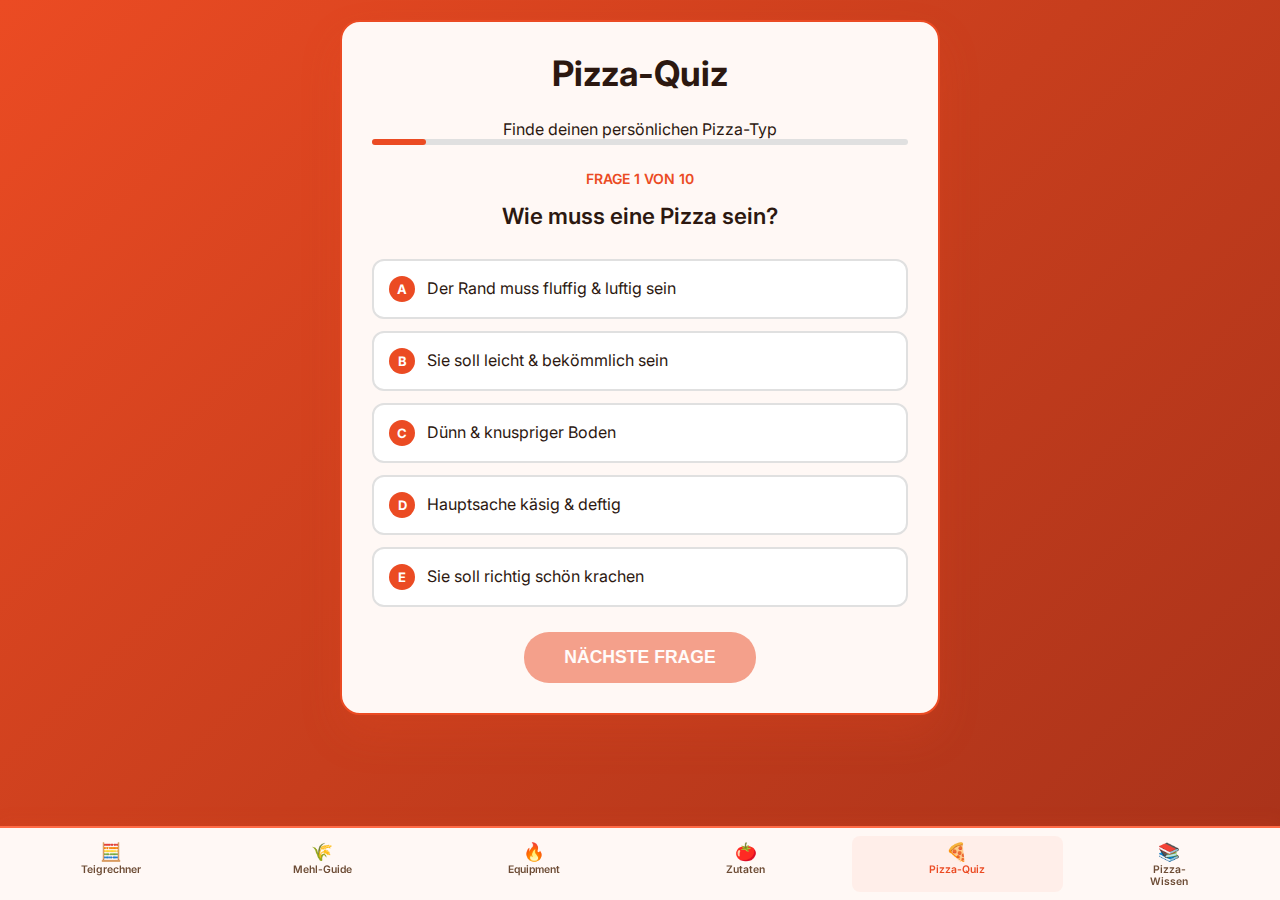
<file: quiz/index.html>
<!DOCTYPE html>
<html lang="de">
<head>
    <meta charset="UTF-8">
    <meta name="viewport" content="width=device-width, initial-scale=1.0, user-scalable=no, viewport-fit=cover">
    <title>Pizza-Quiz - Finde deinen Pizza-Typ</title>
    
    <!-- PWA Meta Tags -->
    <meta name="description" content="Finde deinen persönlichen Pizza-Typ mit unserem interaktiven Quiz">
    <meta name="theme-color" content="#dc3545">
    <meta name="apple-mobile-web-app-capable" content="yes">
    <meta name="apple-mobile-web-app-status-bar-style" content="black-translucent">
    <meta name="apple-mobile-web-app-title" content="Pizza-Quiz">
    
    <!-- Fonts & Styles -->
    <link href="https://fonts.googleapis.com/css2?family=Inter:wght@400;500;600;700&display=swap" rel="stylesheet">
    <link rel="stylesheet" href="quiz-styles.css">
</head>
<body>
    <div class="quiz-container">
        <!-- Header -->
        <header class="quiz-header">
            <h1>Pizza-Quiz</h1>
            <p class="quiz-subtitle">Finde deinen persönlichen Pizza-Typ</p>
        </header>

        <!-- Progress Bar -->
        <div class="progress-bar">
            <div class="progress-fill" id="progressFill"></div>
        </div>

        <!-- Quiz Content -->
        <div id="quizContent" class="quiz-content">
            <div class="question-counter" id="questionCounter">Frage 1 von 10</div>
            <div class="question" id="questionText"></div>
            <div class="answers" id="answersContainer"></div>
            <button id="nextBtn" class="next-btn">Nächste Frage</button>
        </div>

        <!-- Newsletter Section -->
        <div id="newsletter" class="newsletter">
            <h2 class="newsletter-title">Dein Pizza-Typ wartet!</h2>
            <p class="newsletter-description">
                Erhalte dein persönliches Ergebnis und unsere besten Pizza-Tipps direkt in dein Postfach.
            </p>
            
            <div id="mc_embed_shell">
                <div id="mc_embed_signup">
                    <form action="https://salamico.us2.list-manage.com/subscribe/post?u=58d6473cf3b4045c8c1364c0d&amp;id=aa6596e93c&amp;f_id=0046c1e3f0" 
                          method="post" 
                          id="mc-embedded-subscribe-form" 
                          name="mc-embedded-subscribe-form" 
                          class="validate newsletter-form" 
                          target="_self" 
                          novalidate="">
                          
                        <div id="mc_embed_signup_scroll">
                            <div class="form-group">
                                <label for="mce-FNAME" class="form-label">Vorname (optional)</label>
                                <input type="text" 
                                       name="FNAME" 
                                       id="mce-FNAME" 
                                       class="form-input" 
                                       placeholder="Dein Vorname"
                                       value="">
                            </div>
                            
                            <div class="form-group">
                                <label for="mce-EMAIL" class="form-label">E-Mail-Adresse *</label>
                                <input type="email" 
                                       name="EMAIL" 
                                       class="required email form-input" 
                                       id="mce-EMAIL" 
                                       required="" 
                                       placeholder="deine@email.de"
                                       value="">
                            </div>
                            
                            <!-- Hidden tag for quiz subscribers -->
                            <div style="display: none;">
                                <input type="hidden" name="tags" value="1962180">
                            </div>
                            
                            <!-- Mailchimp responses -->
                            <div id="mce-responses" class="clear">
                                <div class="response" id="mce-error-response" style="display: none;"></div>
                                <div class="response" id="mce-success-response" style="display: none;"></div>
                            </div>
                            
                            <!-- Bot protection -->
                            <div aria-hidden="true" style="position: absolute; left: -5000px;">
                                <input type="text" name="b_58d6473cf3b4045c8c1364c0d_aa6596e93c" tabindex="-1" value="">
                            </div>
                            
                            <button type="submit" 
                                    name="subscribe" 
                                    id="mc-embedded-subscribe" 
                                    class="subscribe-btn">
                                Ergebnis erhalten & Tipps abonnieren
                            </button>
                            
                            <div class="newsletter-note">
                                * Pflichtfeld. Du kannst dich jederzeit wieder abmelden.
                            </div>
                        </div>
                    </form>
                </div>
            </div>
            
            <a href="#" id="skipLink" class="skip-link">
                Ergebnis ohne Newsletter anzeigen
            </a>
        </div>

        <!-- Result Section -->
        <div id="result" class="result">
            <div class="result-pizza" id="resultEmoji"></div>
            <h2 class="result-title" id="resultTitle"></h2>
            <div class="result-description" id="resultDescription"></div>
            <button id="restartBtn" class="restart-btn">Quiz wiederholen</button>
        </div>
    </div>

    <!-- Bottom Navigation -->
    <nav class="bottom-nav">
        <a href="../teigrechner/" class="nav-item" data-track="nav_teigrechner">
            <div class="nav-icon">🧮</div>
            <div class="nav-text">Teigrechner</div>
        </a>
        
        <a href="../mehl-guide/" class="nav-item" data-track="nav_mehl">
            <div class="nav-icon">🌾</div>
            <div class="nav-text">Mehl-Guide</div>
        </a>
        
        <a href="../equipment/" class="nav-item" data-track="nav_equipment">
            <div class="nav-icon">🔥</div>
            <div class="nav-text">Equipment</div>
        </a>
        
        <a href="../zutaten/" class="nav-item" data-track="nav_zutaten">
            <div class="nav-icon">🍅</div>
            <div class="nav-text">Zutaten</div>
        </a>
        
        <a href="#" class="nav-item active" data-track="nav_quiz">
            <div class="nav-icon">🍕</div>
            <div class="nav-text">Pizza-Quiz</div>
        </a>
        
        <a href="../wissen/" class="nav-item" data-track="nav_wissen">
            <div class="nav-icon">📚</div>
            <div class="nav-text">Pizza-Wissen</div>
        </a>
    </nav>

    <script src="quiz-data.js"></script>
    <script src="quiz-app.js"></script>
</body>
</html>
</file>
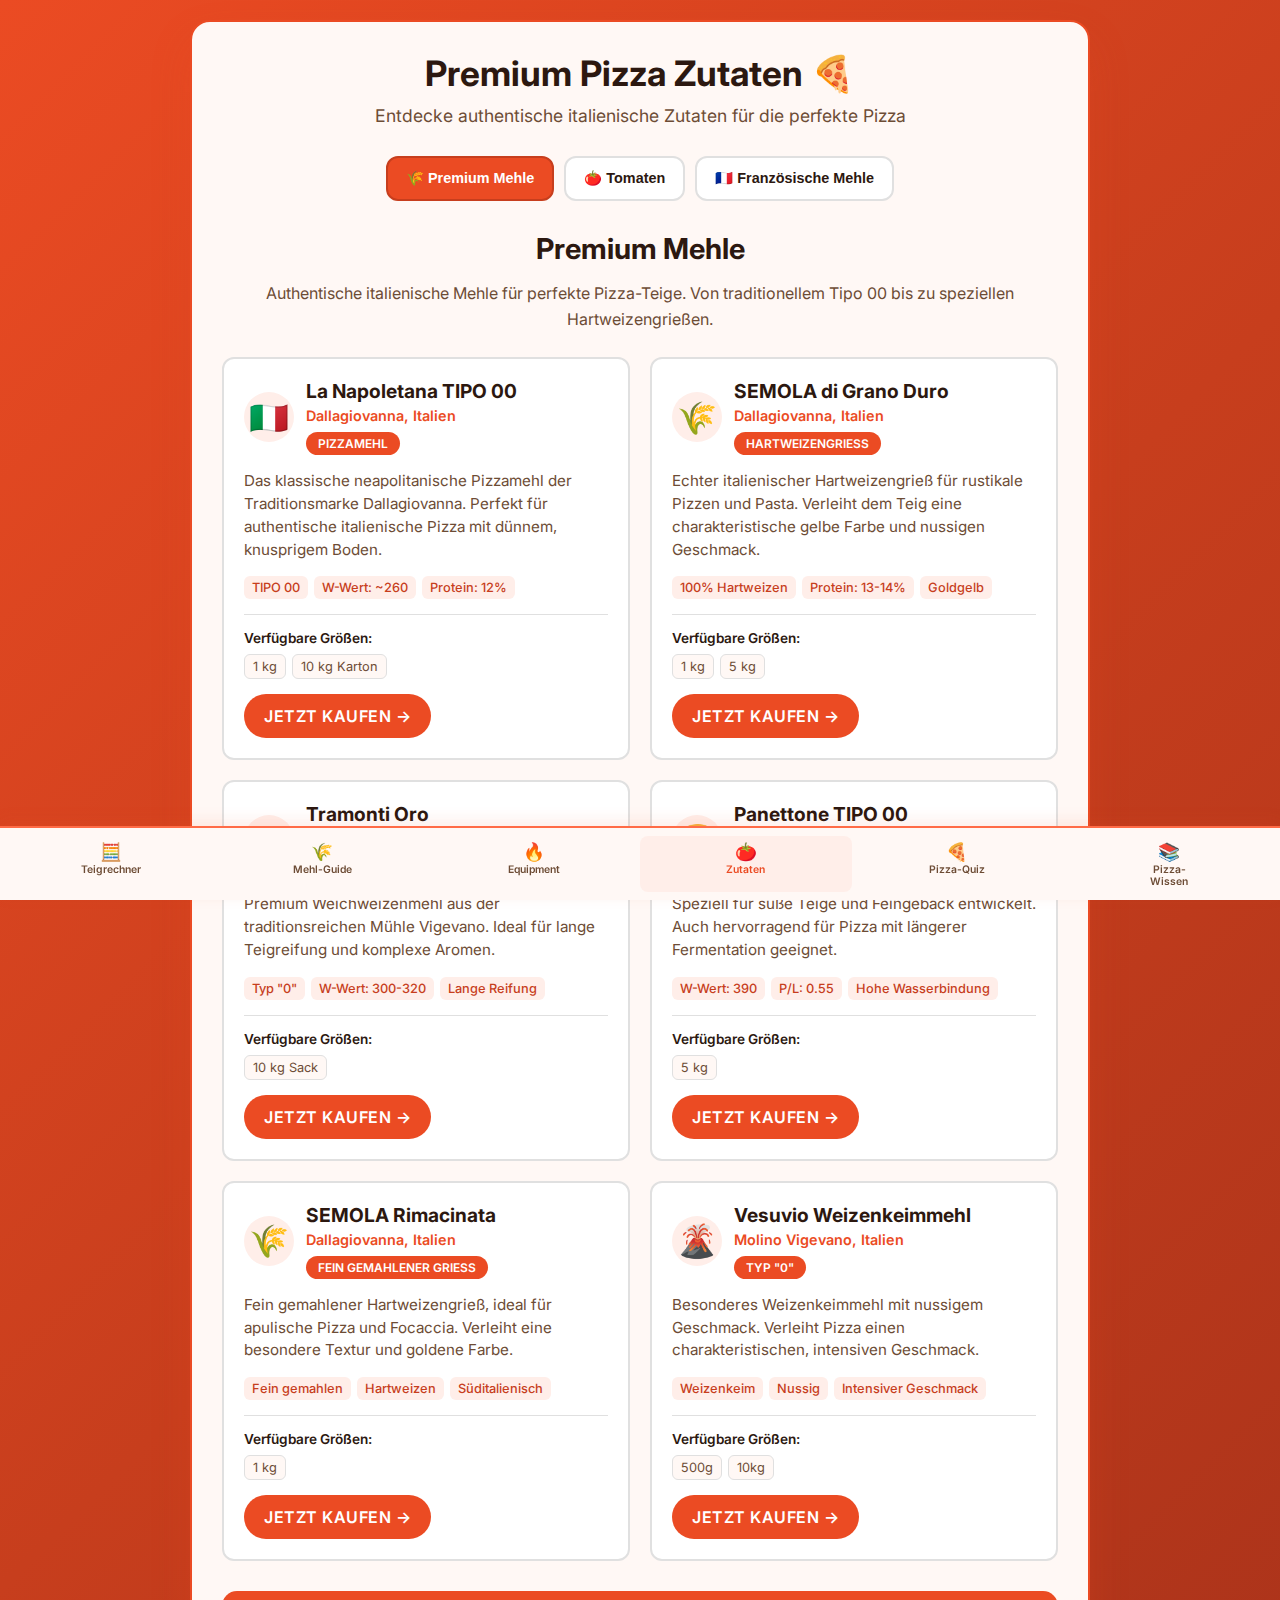
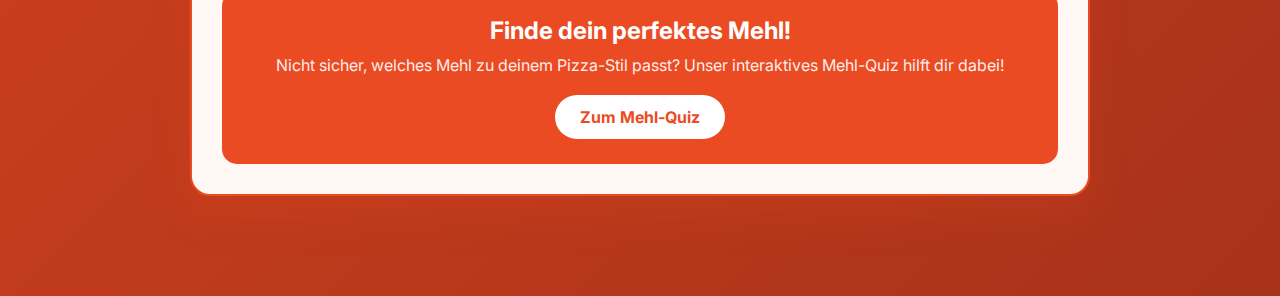
<file: zutaten/index.html>
<!DOCTYPE html>
<html lang="de">
<head>
    <meta charset="UTF-8">
    <meta name="viewport" content="width=device-width, initial-scale=1.0, user-scalable=no, viewport-fit=cover">
    <title>Premium Pizza Zutaten | Salamico.de</title>
    <meta name="description" content="Entdecke die besten Mehle, Tomaten und Zutaten für authentische italienische Pizza. Von San Marzano Tomaten bis Tipo 00 Mehle.">
    <meta name="theme-color" content="#eb4b23">
    <meta name="apple-mobile-web-app-capable" content="yes">
    <meta name="apple-mobile-web-app-status-bar-style" content="black-translucent">
    <meta name="apple-mobile-web-app-title" content="Pizza Zutaten">
    
    <!-- Fonts & Styles -->
    <link href="https://fonts.googleapis.com/css2?family=Inter:wght@400;500;600;700;800&display=swap" rel="stylesheet">
    
    <!-- Google Analytics 4 -->
    <script async src="https://www.googletagmanager.com/gtag/js?id=GA_MEASUREMENT_ID"></script>
    <script>
        window.dataLayer = window.dataLayer || [];
        function gtag(){dataLayer.push(arguments);}
        gtag('js', new Date());
        gtag('config', 'GA_MEASUREMENT_ID');
    </script>
    
    <style>
        /* CSS Variables - Salamico Quiz Style */
        :root {
            --salamico-red: #eb4b23;
            --salamico-red-dark: #c73e1d;
            --salamico-red-light: #ff6b47;
            --salamico-red-pale: #ffeee9;
            --cream: #fff8f5;
            --text-dark: #2c1810;
            --text-medium: #6d4c35;
            --border-light: #e0e0e0;
        }

        * {
            margin: 0;
            padding: 0;
            box-sizing: border-box;
        }

        body {
            font-family: 'Inter', sans-serif;
            background: linear-gradient(135deg, var(--salamico-red) 0%, var(--salamico-red-dark) 50%, #a8321a 100%);
            min-height: 100vh;
            color: var(--text-dark);
            padding: 20px;
            padding-bottom: 100px;
        }

        /* Main Container */
        .zutaten-container {
            background: var(--cream);
            border-radius: 20px;
            padding: 30px;
            max-width: 900px;
            margin: 0 auto;
            border: 2px solid var(--salamico-red);
            box-shadow: 0 20px 40px rgba(235, 75, 35, 0.2);
        }

        /* Header */
        .header {
            text-align: center;
            margin-bottom: 30px;
        }

        .header h1 {
            color: var(--text-dark);
            font-size: 2.2rem;
            margin-bottom: 10px;
            font-weight: 700;
        }

        .header p {
            color: var(--text-medium);
            font-size: 1.1rem;
            margin-bottom: 20px;
        }

        /* Category Navigation */
        .category-nav {
            display: flex;
            justify-content: center;
            gap: 10px;
            margin-bottom: 30px;
            flex-wrap: wrap;
        }

        .category-btn {
            background: white;
            border: 2px solid var(--border-light);
            border-radius: 12px;
            padding: 12px 18px;
            cursor: pointer;
            transition: all 0.3s ease;
            font-size: 0.9rem;
            font-weight: 600;
            color: var(--text-dark);
            text-decoration: none;
            display: inline-flex;
            align-items: center;
            gap: 8px;
        }

        .category-btn:hover {
            border-color: var(--salamico-red-light);
            transform: translateY(-2px);
        }

        .category-btn.active {
            background: var(--salamico-red);
            color: white;
            border-color: var(--salamico-red-dark);
        }

        /* Content Sections */
        .content-section {
            display: none;
        }

        .content-section.active {
            display: block;
            animation: fadeIn 0.5s ease-in;
        }

        @keyframes fadeIn {
            from { opacity: 0; transform: translateY(10px); }
            to { opacity: 1; transform: translateY(0); }
        }

        .section-title {
            font-size: 1.8rem;
            color: var(--text-dark);
            margin-bottom: 15px;
            font-weight: 700;
            text-align: center;
        }

        .section-description {
            color: var(--text-medium);
            font-size: 1rem;
            margin-bottom: 25px;
            text-align: center;
            line-height: 1.6;
        }

        /* Product Grid */
        .products-grid {
            display: grid;
            grid-template-columns: repeat(auto-fit, minmax(300px, 1fr));
            gap: 20px;
            margin-bottom: 30px;
        }

        .product-card {
            background: white;
            border: 2px solid var(--border-light);
            border-radius: 12px;
            padding: 20px;
            transition: all 0.3s ease;
            position: relative;
        }

        .product-card:hover {
            border-color: var(--salamico-red-light);
            transform: translateY(-2px);
            box-shadow: 0 8px 25px rgba(235, 75, 35, 0.15);
        }

        .product-header {
            display: flex;
            align-items: center;
            gap: 12px;
            margin-bottom: 15px;
        }

        .product-icon {
            font-size: 2rem;
            width: 50px;
            height: 50px;
            background: var(--salamico-red-pale);
            border-radius: 50%;
            display: flex;
            align-items: center;
            justify-content: center;
            flex-shrink: 0;
        }

        .product-title {
            font-size: 1.2rem;
            font-weight: 700;
            color: var(--text-dark);
            margin-bottom: 4px;
        }

        .product-origin {
            color: var(--salamico-red);
            font-size: 0.9rem;
            font-weight: 600;
        }

        .product-badge {
            display: inline-block;
            background: var(--salamico-red);
            color: white;
            padding: 4px 12px;
            border-radius: 15px;
            font-size: 0.75rem;
            font-weight: 600;
            margin-top: 8px;
            text-transform: uppercase;
        }

        .product-description {
            color: var(--text-medium);
            font-size: 0.95rem;
            line-height: 1.5;
            margin: 15px 0;
        }

        .product-specs {
            display: flex;
            flex-wrap: wrap;
            gap: 6px;
            margin: 15px 0;
        }

        .spec-tag {
            background: var(--salamico-red-pale);
            color: var(--salamico-red-dark);
            padding: 4px 8px;
            border-radius: 6px;
            font-size: 0.8rem;
            font-weight: 500;
        }

        .product-variants {
            border-top: 1px solid var(--border-light);
            padding-top: 15px;
            margin-top: 15px;
        }

        .variants-title {
            font-size: 0.85rem;
            font-weight: 600;
            color: var(--text-dark);
            margin-bottom: 8px;
        }

        .variant-list {
            display: flex;
            flex-wrap: wrap;
            gap: 6px;
        }

        .variant-item {
            background: var(--cream);
            border: 1px solid var(--border-light);
            padding: 4px 8px;
            border-radius: 6px;
            font-size: 0.8rem;
            color: var(--text-medium);
        }

        /* Shop Link Button */
        .shop-link {
            background: var(--salamico-red);
            color: white;
            padding: 12px 20px;
            border: none;
            border-radius: 25px;
            font-size: 1rem;
            font-weight: 600;
            text-decoration: none;
            display: inline-block;
            margin-top: 15px;
            transition: all 0.3s ease;
            text-transform: uppercase;
            letter-spacing: 0.5px;
        }

        .shop-link:hover {
            background: var(--salamico-red-dark);
            transform: translateY(-2px);
            box-shadow: 0 5px 15px rgba(235, 75, 35, 0.3);
        }

        /* CTA Section */
        .cta-section {
            background: var(--salamico-red);
            color: white;
            padding: 25px;
            border-radius: 15px;
            text-align: center;
            margin-top: 30px;
        }

        .cta-title {
            font-size: 1.5rem;
            font-weight: 700;
            margin-bottom: 10px;
        }

        .cta-description {
            font-size: 1rem;
            margin-bottom: 20px;
            opacity: 0.9;
        }

        .cta-button {
            background: white;
            color: var(--salamico-red);
            padding: 12px 25px;
            border: none;
            border-radius: 25px;
            font-size: 1rem;
            font-weight: 700;
            text-decoration: none;
            display: inline-block;
            transition: all 0.3s ease;
        }

        .cta-button:hover {
            transform: translateY(-2px);
            box-shadow: 0 5px 15px rgba(0,0,0,0.2);
        }

        /* Bottom Navigation */
        .bottom-nav {
            position: fixed;
            bottom: 0;
            left: 0;
            right: 0;
            background: var(--cream);
            border-top: 2px solid var(--salamico-red-light);
            display: grid;
            grid-template-columns: repeat(6, 1fr);
            padding: 8px 5px;
            z-index: 100;
            box-shadow: 0 -5px 15px rgba(235, 75, 35, 0.1);
        }

        .nav-item {
            display: flex;
            flex-direction: column;
            align-items: center;
            text-decoration: none;
            color: var(--text-medium);
            font-size: 0.65rem;
            font-weight: 600;
            padding: 5px 2px;
            border-radius: 8px;
            transition: all 0.2s ease;
            text-align: center;
        }

        .nav-item.active {
            color: var(--salamico-red);
            background: var(--salamico-red-pale);
        }

        .nav-item:hover {
            color: var(--salamico-red);
            background: var(--salamico-red-pale);
        }

        .nav-icon {
            font-size: 1.1rem;
            margin-bottom: 2px;
        }

        .nav-text {
            line-height: 1.1;
            max-width: 60px;
            word-wrap: break-word;
        }

        /* Responsive */
        @media (max-width: 768px) {
            .zutaten-container {
                padding: 25px 20px;
                margin: 10px;
            }

            .header h1 {
                font-size: 1.8rem;
            }

            .products-grid {
                grid-template-columns: 1fr;
                gap: 15px;
            }

            .category-nav {
                justify-content: flex-start;
                overflow-x: auto;
                padding-bottom: 10px;
                scrollbar-width: none;
                -ms-overflow-style: none;
            }

            .category-nav::-webkit-scrollbar {
                display: none;
            }

            .category-btn {
                white-space: nowrap;
                flex-shrink: 0;
            }
        }

        @media (max-width: 480px) {
            .nav-item {
                font-size: 0.6rem;
                padding: 4px 1px;
            }
            
            .nav-icon {
                font-size: 1rem;
            }
            
            .nav-text {
                max-width: 50px;
            }
        }

        @media (max-width: 360px) {
            .nav-item {
                font-size: 0.55rem;
            }
            
            .nav-icon {
                font-size: 0.9rem;
            }
            
            .nav-text {
                max-width: 45px;
            }
        }
    </style>
</head>
<body>
    <div class="zutaten-container">
        <!-- Header -->
        <header class="header">
            <h1>Premium Pizza Zutaten 🍕</h1>
            <p>Entdecke authentische italienische Zutaten für die perfekte Pizza</p>
        </header>

        <!-- Category Navigation -->
        <nav class="category-nav">
            <button class="category-btn active" data-category="mehle">
                🌾 Premium Mehle
            </button>
            <button class="category-btn" data-category="tomaten">
                🍅 Tomaten
            </button>
            <button class="category-btn" data-category="franzoesisch">
                🇫🇷 Französische Mehle
            </button>
        </nav>

        <!-- Premium Mehle Section -->
        <section id="mehle" class="content-section active">
            <h2 class="section-title">Premium Mehle</h2>
            <p class="section-description">
                Authentische italienische Mehle für perfekte Pizza-Teige. 
                Von traditionellem Tipo 00 bis zu speziellen Hartweizengrießen.
            </p>

            <div class="products-grid">
                <!-- La Napoletana TIPO 00 -->
                <article class="product-card">
                    <div class="product-header">
                        <div class="product-icon">🇮🇹</div>
                        <div>
                            <h3 class="product-title">La Napoletana TIPO 00</h3>
                            <p class="product-origin">Dallagiovanna, Italien</p>
                            <span class="product-badge">Pizzamehl</span>
                        </div>
                    </div>
                    <p class="product-description">
                        Das klassische neapolitanische Pizzamehl der Traditionsmarke Dallagiovanna. 
                        Perfekt für authentische italienische Pizza mit dünnem, knusprigem Boden.
                    </p>
                    <div class="product-specs">
                        <span class="spec-tag">TIPO 00</span>
                        <span class="spec-tag">W-Wert: ~260</span>
                        <span class="spec-tag">Protein: 12%</span>
                    </div>
                    <div class="product-variants">
                        <p class="variants-title">Verfügbare Größen:</p>
                        <div class="variant-list">
                            <span class="variant-item">1 kg</span>
                            <span class="variant-item">10 kg Karton</span>
                        </div>
                    </div>
                    <a href="https://www.deligio-shop.de/c/mehle/italienische-mehle/dallagiovanna" class="shop-link" target="_blank">
                        Jetzt kaufen →
                    </a>
                </article>

                <!-- SEMOLA di Grano Duro -->
                <article class="product-card">
                    <div class="product-header">
                        <div class="product-icon">🌾</div>
                        <div>
                            <h3 class="product-title">SEMOLA di Grano Duro</h3>
                            <p class="product-origin">Dallagiovanna, Italien</p>
                            <span class="product-badge">Hartweizengrieß</span>
                        </div>
                    </div>
                    <p class="product-description">
                        Echter italienischer Hartweizengrieß für rustikale Pizzen und Pasta. 
                        Verleiht dem Teig eine charakteristische gelbe Farbe und nussigen Geschmack.
                    </p>
                    <div class="product-specs">
                        <span class="spec-tag">100% Hartweizen</span>
                        <span class="spec-tag">Protein: 13-14%</span>
                        <span class="spec-tag">Goldgelb</span>
                    </div>
                    <div class="product-variants">
                        <p class="variants-title">Verfügbare Größen:</p>
                        <div class="variant-list">
                            <span class="variant-item">1 kg</span>
                            <span class="variant-item">5 kg</span>
                        </div>
                    </div>
                    <a href="https://www.deligio-shop.de/c/mehle/italienische-mehle/dallagiovanna" class="shop-link" target="_blank">
                        Jetzt kaufen →
                    </a>
                </article>

                <!-- Molino Vigevano Tramonti Oro -->
                <article class="product-card">
                    <div class="product-header">
                        <div class="product-icon">🏔️</div>
                        <div>
                            <h3 class="product-title">Tramonti Oro</h3>
                            <p class="product-origin">Molino Vigevano, Italien</p>
                            <span class="product-badge">Typ "0"</span>
                        </div>
                    </div>
                    <p class="product-description">
                        Premium Weichweizenmehl aus der traditionsreichen Mühle Vigevano. 
                        Ideal für lange Teigreifung und komplexe Aromen.
                    </p>
                    <div class="product-specs">
                        <span class="spec-tag">Typ "0"</span>
                        <span class="spec-tag">W-Wert: 300-320</span>
                        <span class="spec-tag">Lange Reifung</span>
                    </div>
                    <div class="product-variants">
                        <p class="variants-title">Verfügbare Größen:</p>
                        <div class="variant-list">
                            <span class="variant-item">10 kg Sack</span>
                        </div>
                    </div>
                    <a href="https://www.deligio-shop.de/c/mehle/italienische-mehle/dallagiovanna" class="shop-link" target="_blank">
                        Jetzt kaufen →
                    </a>
                </article>

                <!-- Panettone TIPO 00 -->
                <article class="product-card">
                    <div class="product-header">
                        <div class="product-icon">🍞</div>
                        <div>
                            <h3 class="product-title">Panettone TIPO 00</h3>
                            <p class="product-origin">Dallagiovanna, Italien</p>
                            <span class="product-badge">W390 P/L 0.55</span>
                        </div>
                    </div>
                    <p class="product-description">
                        Speziell für süße Teige und Feingebäck entwickelt. 
                        Auch hervorragend für Pizza mit längerer Fermentation geeignet.
                    </p>
                    <div class="product-specs">
                        <span class="spec-tag">W-Wert: 390</span>
                        <span class="spec-tag">P/L: 0.55</span>
                        <span class="spec-tag">Hohe Wasserbindung</span>
                    </div>
                    <div class="product-variants">
                        <p class="variants-title">Verfügbare Größen:</p>
                        <div class="variant-list">
                            <span class="variant-item">5 kg</span>
                        </div>
                    </div>
                    <a href="https://www.deligio-shop.de/c/mehle/italienische-mehle/dallagiovanna" class="shop-link" target="_blank">
                        Jetzt kaufen →
                    </a>
                </article>

                <!-- SEMOLA Rimacinata -->
                <article class="product-card">
                    <div class="product-header">
                        <div class="product-icon">🌾</div>
                        <div>
                            <h3 class="product-title">SEMOLA Rimacinata</h3>
                            <p class="product-origin">Dallagiovanna, Italien</p>
                            <span class="product-badge">Fein gemahlener Grieß</span>
                        </div>
                    </div>
                    <p class="product-description">
                        Fein gemahlener Hartweizengrieß, ideal für apulische Pizza und Focaccia. 
                        Verleiht eine besondere Textur und goldene Farbe.
                    </p>
                    <div class="product-specs">
                        <span class="spec-tag">Fein gemahlen</span>
                        <span class="spec-tag">Hartweizen</span>
                        <span class="spec-tag">Süditalienisch</span>
                    </div>
                    <div class="product-variants">
                        <p class="variants-title">Verfügbare Größen:</p>
                        <div class="variant-list">
                            <span class="variant-item">1 kg</span>
                        </div>
                    </div>
                    <a href="https://www.deligio-shop.de/c/mehle/italienische-mehle/dallagiovanna" class="shop-link" target="_blank">
                        Jetzt kaufen →
                    </a>
                </article>

                <!-- Molino Vigevano Vesuvio -->
                <article class="product-card">
                    <div class="product-header">
                        <div class="product-icon">🌋</div>
                        <div>
                            <h3 class="product-title">Vesuvio Weizenkeimmehl</h3>
                            <p class="product-origin">Molino Vigevano, Italien</p>
                            <span class="product-badge">Typ "0"</span>
                        </div>
                    </div>
                    <p class="product-description">
                        Besonderes Weizenkeimmehl mit nussigem Geschmack. 
                        Verleiht Pizza einen charakteristischen, intensiven Geschmack.
                    </p>
                    <div class="product-specs">
                        <span class="spec-tag">Weizenkeim</span>
                        <span class="spec-tag">Nussig</span>
                        <span class="spec-tag">Intensiver Geschmack</span>
                    </div>
                    <div class="product-variants">
                        <p class="variants-title">Verfügbare Größen:</p>
                        <div class="variant-list">
                            <span class="variant-item">500g</span>
                            <span class="variant-item">10kg</span>
                        </div>
                    </div>
                    <a href="https://www.deligio-shop.de/c/mehle/italienische-mehle/dallagiovanna" class="shop-link" target="_blank">
                        Jetzt kaufen →
                    </a>
                </article>
            </div>
        </section>

        <!-- Tomaten Section -->
        <section id="tomaten" class="content-section">
            <h2 class="section-title">Premium Tomaten</h2>
            <p class="section-description">
                Echte San Marzano D.O.P. Tomaten und weitere italienische Spezialitäten 
                für die authentische Pizza-Sauce.
            </p>

            <div class="products-grid">
                <!-- San Marzano D.O.P. -->
                <article class="product-card">
                    <div class="product-header">
                        <div class="product-icon">👑</div>
                        <div>
                            <h3 class="product-title">San Marzano D.O.P.</h3>
                            <p class="product-origin">La Carmela, Kampanien</p>
                            <span class="product-badge">D.O.P. Geschützt</span>
                        </div>
                    </div>
                    <p class="product-description">
                        Die Königin der Pizzatomaten! Echte San Marzano D.O.P. aus dem Vulkangebiet 
                        des Vesuv. Süß-säuerlicher Geschmack mit wenig Kernen.
                    </p>
                    <div class="product-specs">
                        <span class="spec-tag">D.O.P. Zertifiziert</span>
                        <span class="spec-tag">Vulkanerde</span>
                        <span class="spec-tag">Wenig Kerne</span>
                    </div>
                    <div class="product-variants">
                        <p class="variants-title">Verfügbare Größen:</p>
                        <div class="variant-list">
                            <span class="variant-item">400g Dose</span>
                            <span class="variant-item">6er Pack</span>
                            <span class="variant-item">12er Pack</span>
                            <span class="variant-item">24er Pack</span>
                        </div>
                    </div>
                    <a href="https://www.deligio-shop.de/c/tomaten/la-bottega-dei-gusti/la-carmela-tomaten" class="shop-link" target="_blank">
                        Jetzt kaufen →
                    </a>
                </article>

                <!-- Pomodori Pelati -->
                <article class="product-card">
                    <div class="product-header">
                        <div class="product-icon">🍅</div>
                        <div>
                            <h3 class="product-title">Pomodori Pelati</h3>
                            <p class="product-origin">La Carmela, Italien</p>
                            <span class="product-badge">Geschälte Tomaten</span>
                        </div>
                    </div>
                    <p class="product-description">
                        Klassische geschälte italienische Tomaten in eigenem Saft. 
                        Perfekt für Pizza-Sauce mit traditionellem Geschmack.
                    </p>
                    <div class="product-specs">
                        <span class="spec-tag">Geschält</span>
                        <span class="spec-tag">Eigener Saft</span>
                        <span class="spec-tag">Klassisch</span>
                    </div>
                    <div class="product-variants">
                        <p class="variants-title">Verfügbare Größen:</p>
                        <div class="variant-list">
                            <span class="variant-item">400g Dose</span>
                            <span class="variant-item">12er Pack</span>
                            <span class="variant-item">24er Pack</span>
                        </div>
                    </div>
                    <a href="https://www.deligio-shop.de/c/tomaten/la-bottega-dei-gusti/la-carmela-tomaten" class="shop-link" target="_blank">
                        Jetzt kaufen →
                    </a>
                </article>

                <!-- Datteltomaten -->
                <article class="product-card">
                    <div class="product-header">
                        <div class="product-icon">🍇</div>
                        <div>
                            <h3 class="product-title">Datteltomaten</h3>
                            <p class="product-origin">La Carmela, Italien</p>
                            <span class="product-badge">Premium</span>
                        </div>
                    </div>
                    <p class="product-description">
                        Süße, längliche Datteltomaten mit intensivem Geschmack. 
                        Perfekt für Pizza mit besonderen Geschmacksnoten.
                    </p>
                    <div class="product-specs">
                        <span class="spec-tag">Süß</span>
                        <span class="spec-tag">Intensiv</span>
                        <span class="spec-tag">Längliche Form</span>
                    </div>
                    <div class="product-variants">
                        <p class="variants-title">Verfügbare Größen:</p>
                        <div class="variant-list">
                            <span class="variant-item">400g Dose</span>
                        </div>
                    </div>
                    <a href="https://www.deligio-shop.de/c/tomaten/la-bottega-dei-gusti/la-carmela-tomaten" class="shop-link" target="_blank">
                        Jetzt kaufen →
                    </a>
                </article>

                <!-- Passata di Pomodoro -->
                <article class="product-card">
                    <div class="product-header">
                        <div class="product-icon">🥫</div>
                        <div>
                            <h3 class="product-title">Passata di Pomodoro</h3>
                            <p class="product-origin">La Carmela, Italien</p>
                            <span class="product-badge">Passierte Tomaten</span>
                        </div>
                    </div>
                    <p class="product-description">
                        Passierte rote Tomaten für schnelle und einfache Pizza-Sauce. 
                        Bereits perfekt passiert und sofort einsatzbereit.
                    </p>
                    <div class="product-specs">
                        <span class="spec-tag">Passiert</span>
                        <span class="spec-tag">Sofort einsatzbereit</span>
                        <span class="spec-tag">680g Glas</span>
                    </div>
                    <a href="https://www.deligio-shop.de/c/tomaten/la-bottega-dei-gusti/la-carmela-tomaten" class="shop-link" target="_blank">
                        Jetzt kaufen →
                    </a>
                </article>
            </div>
        </section>

        <!-- Französische Mehle Section -->
        <section id="franzoesisch" class="content-section">
            <h2 class="section-title">Französische Mehle</h2>
            <p class="section-description">
                Traditionelle französische Mehle für Baguettes, Brioches und französische Pizza-Stile. 
                Charakterisiert durch ihre einzigartige Mahltechnik.
            </p>

            <div class="products-grid">
                <!-- GRUAU Rouge T45 -->
                <article class="product-card">
                    <div class="product-header">
                        <div class="product-icon">👑</div>
                        <div>
                            <h3 class="product-title">GRUAU Rouge T45</h3>
                            <p class="product-origin">Frankreich</p>
                            <span class="product-badge">Königsmehl</span>
                        </div>
                    </div>
                    <p class="product-description">
                        Das Königsmehl unter den französischen Mehlen. Extrem fein vermahlen, 
                        perfekt für Brioche, Croissants und französische Pizza-Varianten.
                    </p>
                    <div class="product-specs">
                        <span class="spec-tag">T45</span>
                        <span class="spec-tag">Sehr niedriger Aschegehalt</span>
                        <span class="spec-tag">Extrafein</span>
                    </div>
                    <a href="https://www.deligio-shop.de/c/mehle/franzoesische-mehle" class="shop-link" target="_blank">
                        Jetzt kaufen →
                    </a>
                </article>

                <!-- Campaillette Grand Siècle T65 -->
                <article class="product-card">
                    <div class="product-header">
                        <div class="product-icon">🌱</div>
                        <div>
                            <h3 class="product-title">Campaillette Grand Siècle T65</h3>
                            <p class="product-origin">Frankreich</p>
                            <span class="product-badge">Bio-Mehl</span>
                        </div>
                    </div>
                    <p class="product-description">
                        Biologisches französisches Mehl mit rustikalem Charakter. 
                        Ideal für herzhafte Pizzen und traditionelle französische Brote.
                    </p>
                    <div class="product-specs">
                        <span class="spec-tag">T65</span>
                        <span class="spec-tag">Bio-Qualität</span>
                        <span class="spec-tag">Rustikaler Geschmack</span>
                    </div>
                    <a href="https://www.deligio-shop.de/c/mehle/franzoesische-mehle" class="shop-link" target="_blank">
                        Jetzt kaufen →
                    </a>
                </article>

                <!-- Steinmühlenmehl T80 -->
                <article class="product-card">
                    <div class="product-header">
                        <div class="product-icon">⚙️</div>
                        <div>
                            <h3 class="product-title">Steinmühlenmehl T80</h3>
                            <p class="product-origin">Frankreich</p>
                            <span class="product-badge">Steingemahlen</span>
                        </div>
                    </div>
                    <p class="product-description">
                        Traditionell steingemahlen für authentischen Geschmack. 
                        Perfekt für rustikale Pizzen mit intensivem Getreidegeschmack.
                    </p>
                    <div class="product-specs">
                        <span class="spec-tag">T80</span>
                        <span class="spec-tag">Steingemahlen</span>
                        <span class="spec-tag">Intensiver Geschmack</span>
                    </div>
                    <div class="product-variants">
                        <p class="variants-title">Verfügbar als:</p>
                        <div class="variant-list">
                            <span class="variant-item">Konventionell</span>
                            <span class="variant-item">Bio-Qualität</span>
                        </div>
                    </div>
                    <a href="https://www.deligio-shop.de/c/mehle/franzoesische-mehle" class="shop-link" target="_blank">
                        Jetzt kaufen →
                    </a>
                </article>

                <!-- Fleur de Tradition T65 -->
                <article class="product-card">
                    <div class="product-header">
                        <div class="product-icon">🌸</div>
                        <div>
                            <h3 class="product-title">Fleur de Tradition T65</h3>
                            <p class="product-origin">Frankreich</p>
                            <span class="product-badge">Traditionell</span>
                        </div>
                    </div>
                    <p class="product-description">
                        Traditionelles französisches Mehl mit ausgewogenem Geschmack. 
                        Ideal für klassische französische Backwaren und Pizza.
                    </p>
                    <div class="product-specs">
                        <span class="spec-tag">T65</span>
                        <span class="spec-tag">Ausgewogen</span>
                        <span class="spec-tag">Klassisch</span>
                    </div>
                    <a href="https://www.deligio-shop.de/c/mehle/franzoesische-mehle" class="shop-link" target="_blank">
                        Jetzt kaufen →
                    </a>
                </article>
            </div>
        </section>

        <!-- CTA Section -->
        <section class="cta-section">
            <h2 class="cta-title">Finde dein perfektes Mehl!</h2>
            <p class="cta-description">
                Nicht sicher, welches Mehl zu deinem Pizza-Stil passt? 
                Unser interaktives Mehl-Quiz hilft dir dabei!
            </p>
            <a href="../quiz/" class="cta-button">Zum Mehl-Quiz</a>
        </section>
    </div>

    <!-- Bottom Navigation -->
    <nav class="bottom-nav">
        <a href="../teigrechner/" class="nav-item" data-track="nav_teigrechner">
            <div class="nav-icon">🧮</div>
            <div class="nav-text">Teigrechner</div>
        </a>
        
        <a href="../mehl-guide/" class="nav-item" data-track="nav_mehl">
            <div class="nav-icon">🌾</div>
            <div class="nav-text">Mehl-Guide</div>
        </a>
        
        <a href="../equipment/" class="nav-item" data-track="nav_equipment">
            <div class="nav-icon">🔥</div>
            <div class="nav-text">Equipment</div>
        </a>
        
        <a href="../zutaten/" class="nav-item active" data-track="nav_zutaten">
            <div class="nav-icon">🍅</div>
            <div class="nav-text">Zutaten</div>
        </a>
        
        <a href="../quiz/" class="nav-item" data-track="nav_quiz">
            <div class="nav-icon">🍕</div>
            <div class="nav-text">Pizza-Quiz</div>
        </a>
        
        <a href="../wissen/" class="nav-item" data-track="nav_wissen">
            <div class="nav-icon">📚</div>
            <div class="nav-text">Pizza-Wissen</div>
        </a>
    </nav>

    <!-- JavaScript -->
    <script>
        document.addEventListener('DOMContentLoaded', function() {
            const categoryBtns = document.querySelectorAll('.category-btn');
            const contentSections = document.querySelectorAll('.content-section');
            const navItems = document.querySelectorAll('.nav-item');

            // Handle category navigation
            categoryBtns.forEach(btn => {
                btn.addEventListener('click', function() {
                    const targetCategory = this.dataset.category;
                    
                    // Remove active class from all buttons
                    categoryBtns.forEach(b => b.classList.remove('active'));
                    
                    // Add active class to clicked button
                    this.classList.add('active');
                    
                    // Hide all sections
                    contentSections.forEach(section => {
                        section.classList.remove('active');
                    });
                    
                    // Show target section
                    const targetSection = document.getElementById(targetCategory);
                    if (targetSection) {
                        targetSection.classList.add('active');
                    }
                    
                    // Analytics tracking
                    if (typeof gtag !== 'undefined') {
                        gtag('event', 'category_switch', {
                            'event_category': 'zutaten',
                            'event_label': targetCategory
                        });
                    }
                });
            });

            // Track shop link clicks
            document.querySelectorAll('.shop-link').forEach(link => {
                link.addEventListener('click', function() {
                    if (typeof gtag !== 'undefined') {
                        gtag('event', 'shop_link_click', {
                            'event_category': 'zutaten',
                            'event_label': this.href
                        });
                    }
                });
            });

            // Track navigation clicks
            navItems.forEach(item => {
                item.addEventListener('click', function() {
                    if (typeof gtag !== 'undefined') {
                        gtag('event', 'navigation_click', {
                            'event_category': 'bottom_nav',
                            'event_label': this.dataset.track
                        });
                    }
                });
            });
        });
    </script>
</body>
</html>
</file>
<file: quiz/quiz-styles.css>
/* CSS Variables */
:root {
    --salamico-red: #eb4b23;
    --salamico-red-dark: #c73e1d;
    --salamico-red-light: #ff6b47;
    --salamico-red-pale: #ffeee9;
    --cream: #fff8f5;
    --text-dark: #2c1810;
    --text-medium: #6d4c35;
}

* {
    margin: 0;
    padding: 0;
    box-sizing: border-box;
}

body {
    font-family: 'Inter', sans-serif;
    background: linear-gradient(135deg, var(--salamico-red) 0%, var(--salamico-red-dark) 50%, #a8321a 100%);
    min-height: 100vh;
    color: var(--text-dark);
    padding: 20px;
    padding-bottom: 100px;
}

.quiz-container {
    background: var(--cream);
    border-radius: 20px;
    padding: 30px;
    max-width: 600px;
    margin: 0 auto;
    border: 2px solid var(--salamico-red);
    box-shadow: 0 20px 40px rgba(235, 75, 35, 0.2);
    text-align: center;
}

.progress-bar {
    width: 100%;
    height: 6px;
    background: #e0e0e0;
    border-radius: 3px;
    margin-bottom: 25px;
}

.progress-fill {
    height: 100%;
    background: var(--salamico-red);
    border-radius: 3px;
    width: 10%;
    transition: width 0.3s ease;
}

.question-counter {
    color: var(--salamico-red);
    font-size: 14px;
    margin-bottom: 15px;
    font-weight: 600;
    text-transform: uppercase;
}

h1 {
    color: var(--text-dark);
    font-size: 2.2rem;
    margin-bottom: 25px;
    font-weight: 700;
}

.question {
    font-size: 1.4rem;
    color: var(--text-dark);
    margin-bottom: 30px;
    font-weight: 600;
}

.answers {
    display: flex;
    flex-direction: column;
    gap: 12px;
    margin-bottom: 25px;
}

.answer-option {
    background: white;
    border: 2px solid #e0e0e0;
    border-radius: 12px;
    padding: 15px;
    cursor: pointer;
    transition: all 0.3s ease;
    text-align: left;
    font-size: 1rem;
}

.answer-option:hover {
    border-color: var(--salamico-red-light);
    transform: translateY(-2px);
}

.answer-option.selected {
    background: var(--salamico-red);
    color: white;
    border-color: var(--salamico-red-dark);
}

.answer-label {
    font-weight: 700;
    margin-right: 12px;
    display: inline-block;
    width: 26px;
    height: 26px;
    background: var(--salamico-red);
    color: white;
    border-radius: 50%;
    text-align: center;
    line-height: 26px;
    font-size: 13px;
}

.answer-option.selected .answer-label {
    background: white;
    color: var(--salamico-red);
}

.next-btn {
    background: var(--salamico-red);
    color: white;
    border: none;
    padding: 15px 40px;
    border-radius: 25px;
    font-size: 1.1rem;
    font-weight: 700;
    cursor: pointer;
    text-transform: uppercase;
    opacity: 0.5;
    pointer-events: none;
    transition: all 0.3s ease;
}

.next-btn.enabled {
    opacity: 1;
    pointer-events: auto;
}

.next-btn.enabled:hover {
    transform: translateY(-2px);
}

.newsletter, .result {
    display: none;
}

.newsletter.show, .result.show {
    display: block;
}

.newsletter-title, .result-title {
    font-size: 2rem;
    color: var(--text-dark);
    margin-bottom: 15px;
    font-weight: 700;
}

.newsletter-description, .result-description {
    font-size: 1.1rem;
    color: var(--text-medium);
    margin-bottom: 25px;
    line-height: 1.5;
}

.form-group {
    margin-bottom: 20px;
    text-align: left;
}

.form-label {
    display: block;
    font-weight: 600;
    color: var(--text-dark);
    margin-bottom: 8px;
}

.form-input {
    width: 100%;
    padding: 15px;
    border: 2px solid #e0e0e0;
    border-radius: 12px;
    font-size: 1rem;
}

.form-input:focus {
    outline: none;
    border-color: var(--salamico-red);
}

.subscribe-btn {
    background: var(--salamico-red);
    color: white;
    border: none;
    padding: 15px 30px;
    border-radius: 25px;
    font-size: 1.1rem;
    font-weight: 700;
    cursor: pointer;
    width: 100%;
    margin-bottom: 15px;
    text-transform: uppercase;
}

.skip-link {
    color: var(--salamico-red);
    cursor: pointer;
    font-weight: 600;
}

.result-pizza {
    font-size: 5rem;
    margin: 20px 0;
}

.restart-btn {
    background: var(--text-medium);
    color: white;
    border: none;
    padding: 15px 40px;
    border-radius: 25px;
    font-size: 1.1rem;
    font-weight: 700;
    cursor: pointer;
    text-transform: uppercase;
}

/* Bottom Navigation - Updated for 6 Items */
.bottom-nav {
    position: fixed;
    bottom: 0;
    left: 0;
    right: 0;
    background: var(--cream);
    border-top: 2px solid var(--salamico-red-light);
    display: grid;
    grid-template-columns: repeat(6, 1fr);
    padding: 8px 5px;
    z-index: 100;
    box-shadow: 0 -5px 15px rgba(235, 75, 35, 0.1);
}

.nav-item {
    display: flex;
    flex-direction: column;
    align-items: center;
    text-decoration: none;
    color: var(--text-medium);
    font-size: 0.65rem;
    font-weight: 600;
    padding: 5px 2px;
    border-radius: 8px;
    transition: all 0.2s ease;
    text-align: center;
}

.nav-item.active {
    color: var(--salamico-red);
    background: var(--salamico-red-pale);
}

.nav-item:hover {
    color: var(--salamico-red);
    background: var(--salamico-red-pale);
}

.nav-icon {
    font-size: 1.1rem;
    margin-bottom: 2px;
}

.nav-text {
    line-height: 1.1;
    max-width: 60px;
    word-wrap: break-word;
}

/* Responsive adjustments for smaller screens */
@media (max-width: 480px) {
    .nav-item {
        font-size: 0.6rem;
        padding: 4px 1px;
    }
    
    .nav-icon {
        font-size: 1rem;
    }
    
    .nav-text {
        max-width: 50px;
    }
}

@media (max-width: 360px) {
    .nav-item {
        font-size: 0.55rem;
    }
    
    .nav-icon {
        font-size: 0.9rem;
    }
    
    .nav-text {
        max-width: 45px;
    }
}

.loading {
    display: none;
    gap: 10px;
    align-items: center;
    justify-content: center;
}

.loading.show {
    display: flex;
}

.spinner {
    width: 20px;
    height: 20px;
    border: 2px solid #e0e0e0;
    border-top: 2px solid var(--salamico-red);
    border-radius: 50%;
    animation: spin 1s linear infinite;
}

@keyframes spin {
    0% { transform: rotate(0deg); }
    100% { transform: rotate(360deg); }
}

@media (max-width: 768px) {
    .quiz-container {
        padding: 25px 20px;
    }

    h1 {
        font-size: 1.8rem;
    }

    .question {
        font-size: 1.2rem;
    }

    .answer-option {
        padding: 12px;
        font-size: 0.9rem;
    }
}


/* Newsletter Form Enhancements für Mailchimp */
.newsletter-form {
    max-width: 100%;
    margin: 0 auto;
}

.checkbox-group {
    margin-bottom: 25px;
}

.checkbox-label {
    display: flex;
    align-items: flex-start;
    cursor: pointer;
    font-size: 0.9rem;
    line-height: 1.4;
    color: var(--text-medium);
}

.checkbox-label input[type="checkbox"] {
    position: absolute;
    opacity: 0;
    cursor: pointer;
}

.checkmark {
    min-width: 20px;
    height: 20px;
    background-color: white;
    border: 2px solid #e0e0e0;
    border-radius: 4px;
    margin-right: 12px;
    margin-top: 2px;
    position: relative;
    transition: all 0.3s ease;
}

.checkbox-label:hover .checkmark {
    border-color: var(--salamico-red);
}

.checkbox-label input:checked ~ .checkmark {
    background-color: var(--salamico-red);
    border-color: var(--salamico-red);
}

.checkmark:after {
    content: "";
    position: absolute;
    display: none;
    left: 6px;
    top: 2px;
    width: 6px;
    height: 10px;
    border: solid white;
    border-width: 0 2px 2px 0;
    transform: rotate(45deg);
}

.checkbox-label input:checked ~ .checkmark:after {
    display: block;
}

.checkbox-text {
    flex: 1;
}

.checkbox-text a {
    color: var(--salamico-red);
    text-decoration: none;
    font-weight: 600;
}

.checkbox-text a:hover {
    text-decoration: underline;
}

.newsletter-note {
    font-size: 0.85rem;
    color: var(--text-medium);
    text-align: center;
    margin-top: 15px;
    font-style: italic;
}

.form-input:focus {
    outline: none;
    border-color: var(--salamico-red);
    box-shadow: 0 0 0 3px rgba(235, 75, 35, 0.1);
}

.form-input:invalid {
    border-color: #dc3545;
}

.form-input:valid {
    border-color: #28a745;
}

/* Loading state improvements */
.loading {
    display: none;
    align-items: center;
    justify-content: center;
    gap: 10px;
    padding: 15px;
    color: var(--salamico-red);
    font-weight: 600;
}

.loading.show {
    display: flex;
}

.spinner {
    width: 20px;
    height: 20px;
    border: 2px solid #e0e0e0;
    border-top: 2px solid var(--salamico-red);
    border-radius: 50%;
    animation: spin 1s linear infinite;
}

/* Error/Success messages */
.form-message {
    padding: 12px 15px;
    border-radius: 8px;
    margin-bottom: 20px;
    font-weight: 600;
    text-align: center;
}

.form-message.error {
    background-color: #fee;
    border: 1px solid #dc3545;
    color: #dc3545;
}

.form-message.success {
    background-color: #efe;
    border: 1px solid #28a745;
    color: #28a745;
}

/* Responsive adjustments */
@media (max-width: 768px) {
    .checkbox-label {
        font-size: 0.85rem;
    }
    
    .checkmark {
        min-width: 18px;
        height: 18px;
    }
    
    .newsletter-note {
        font-size: 0.8rem;
    }
}
</file>
